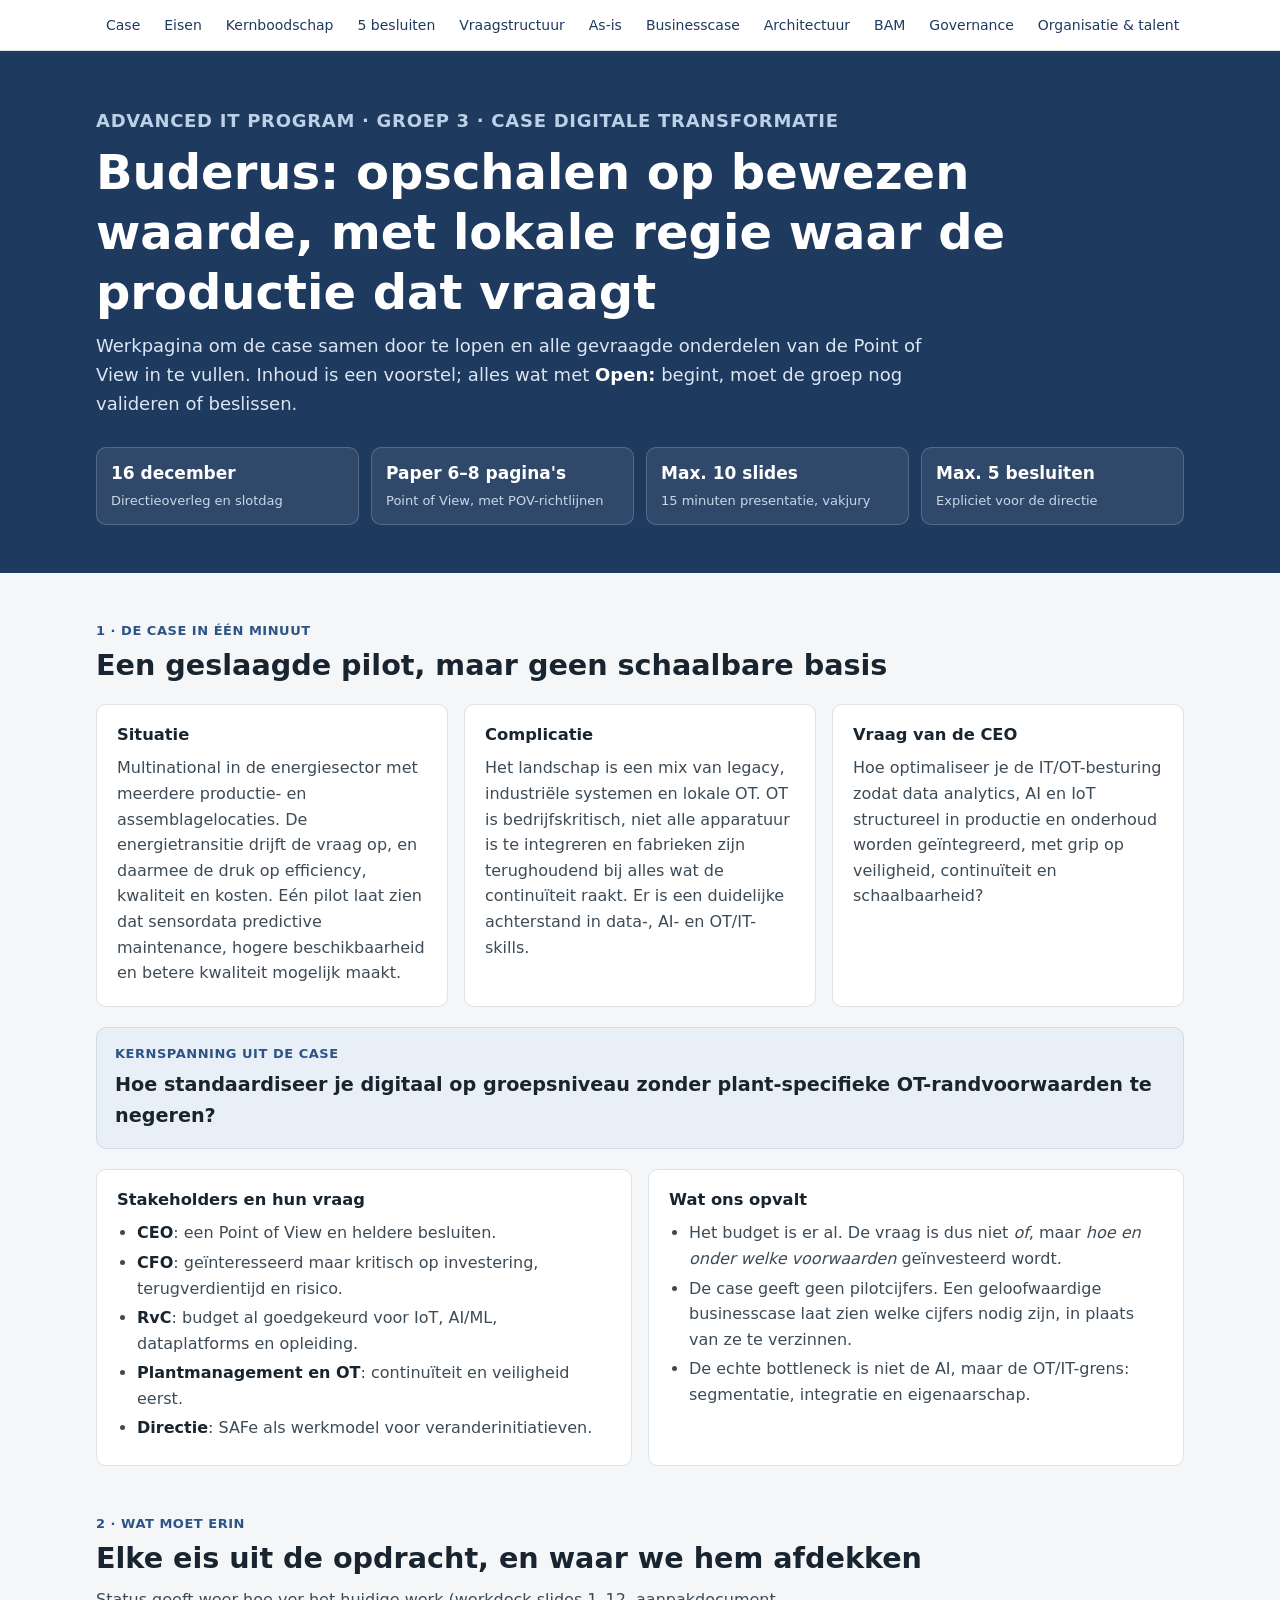
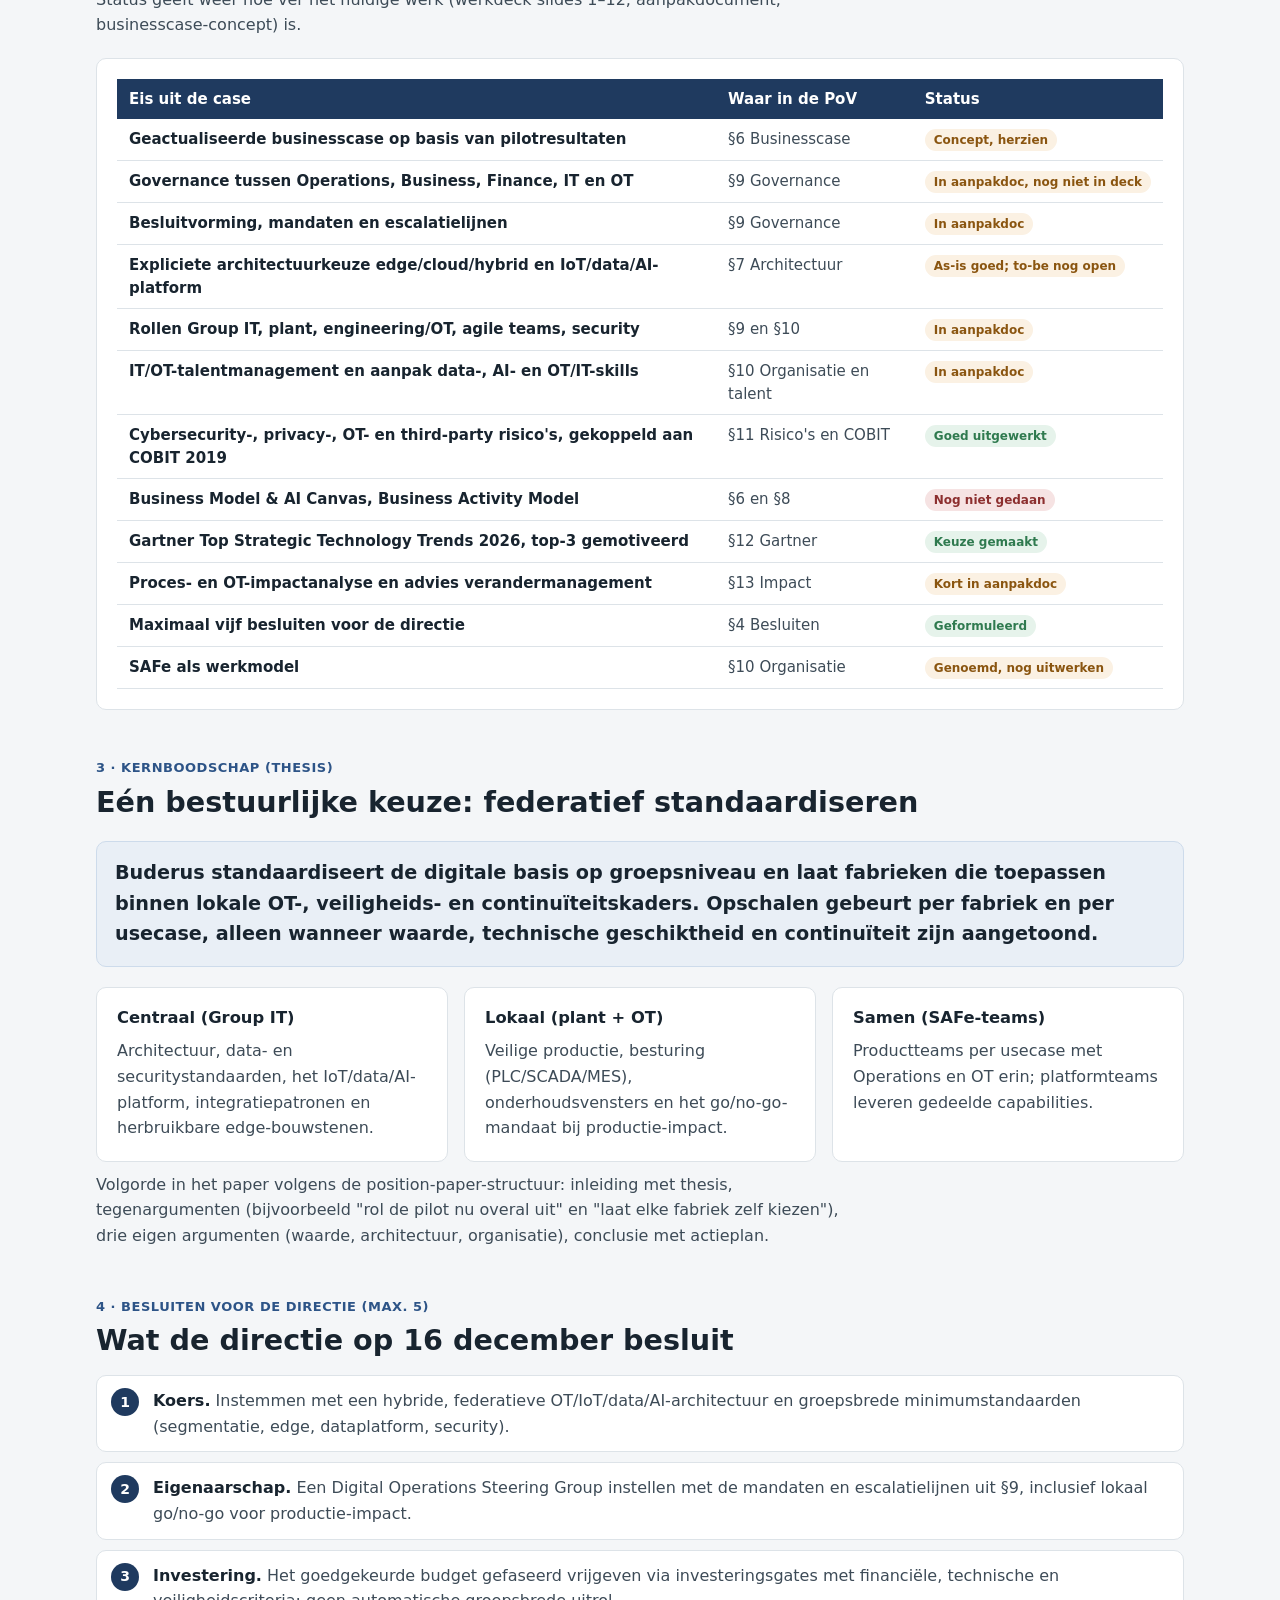
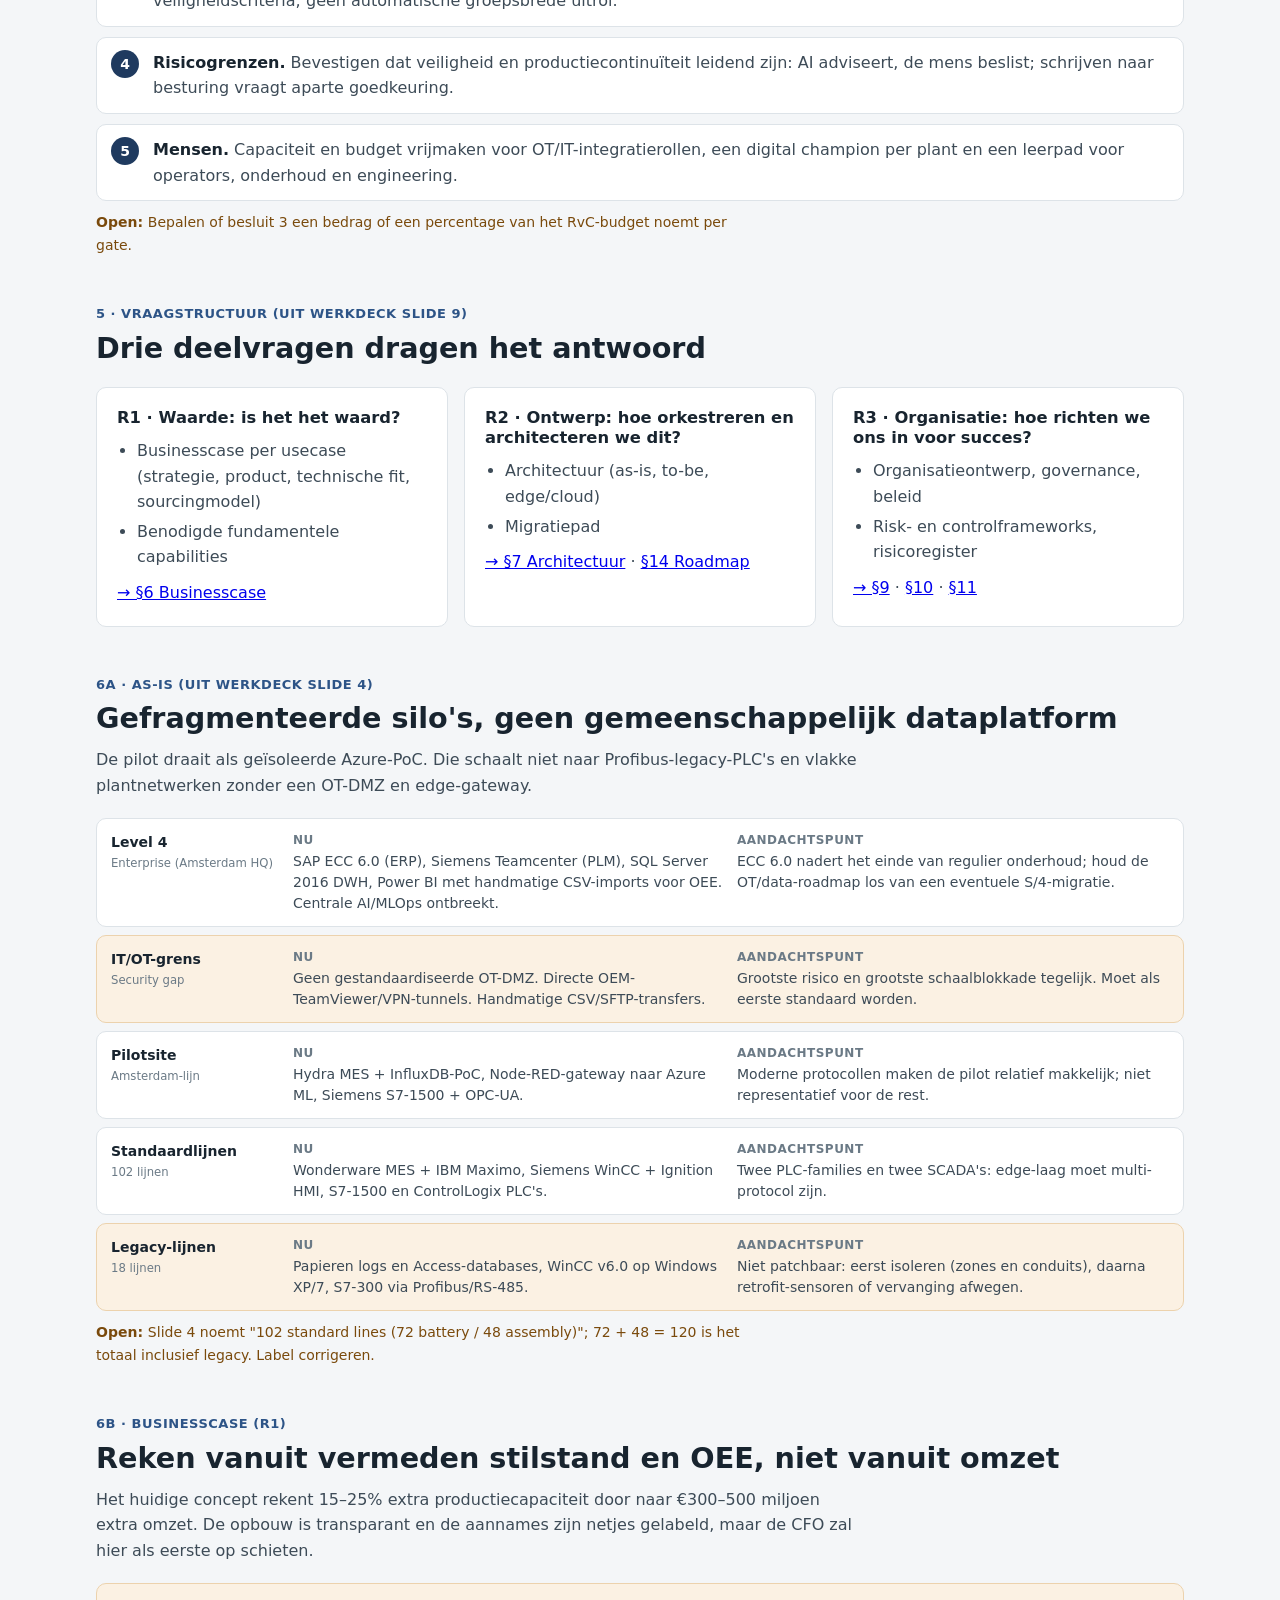
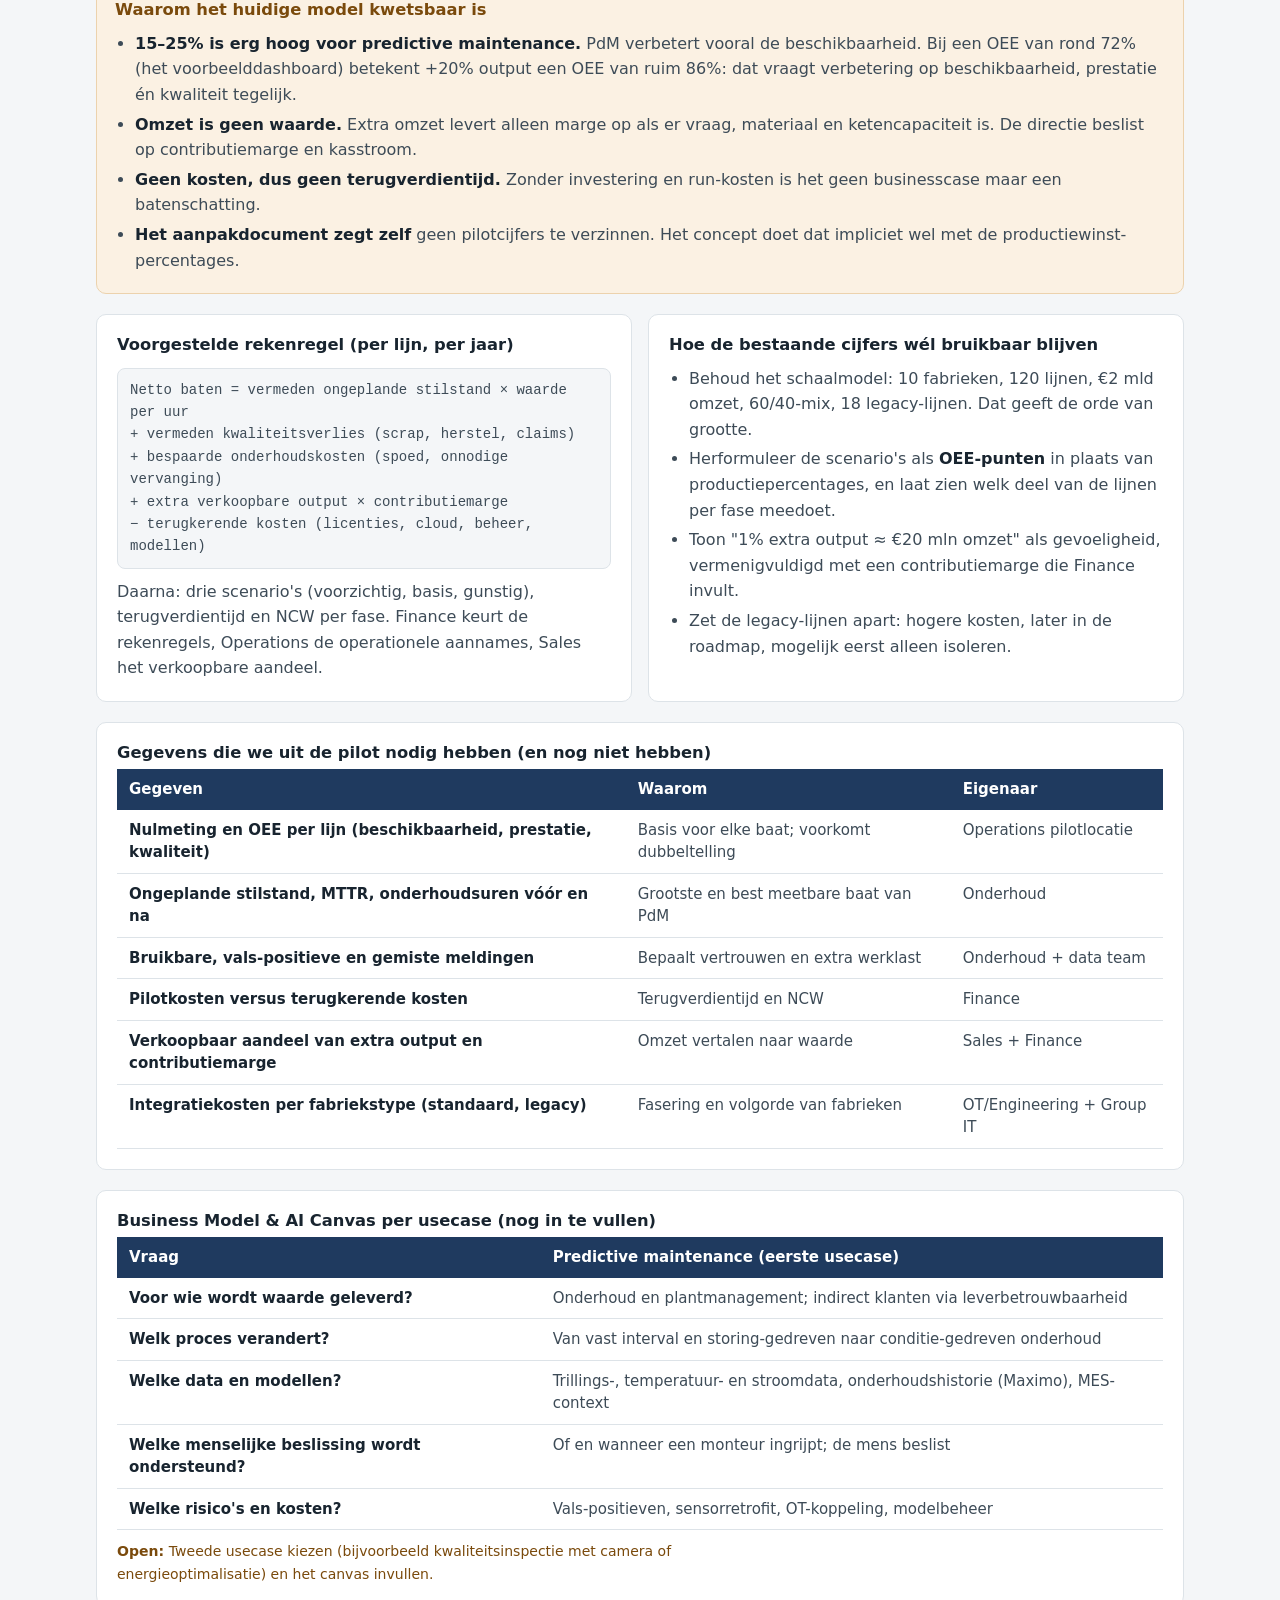
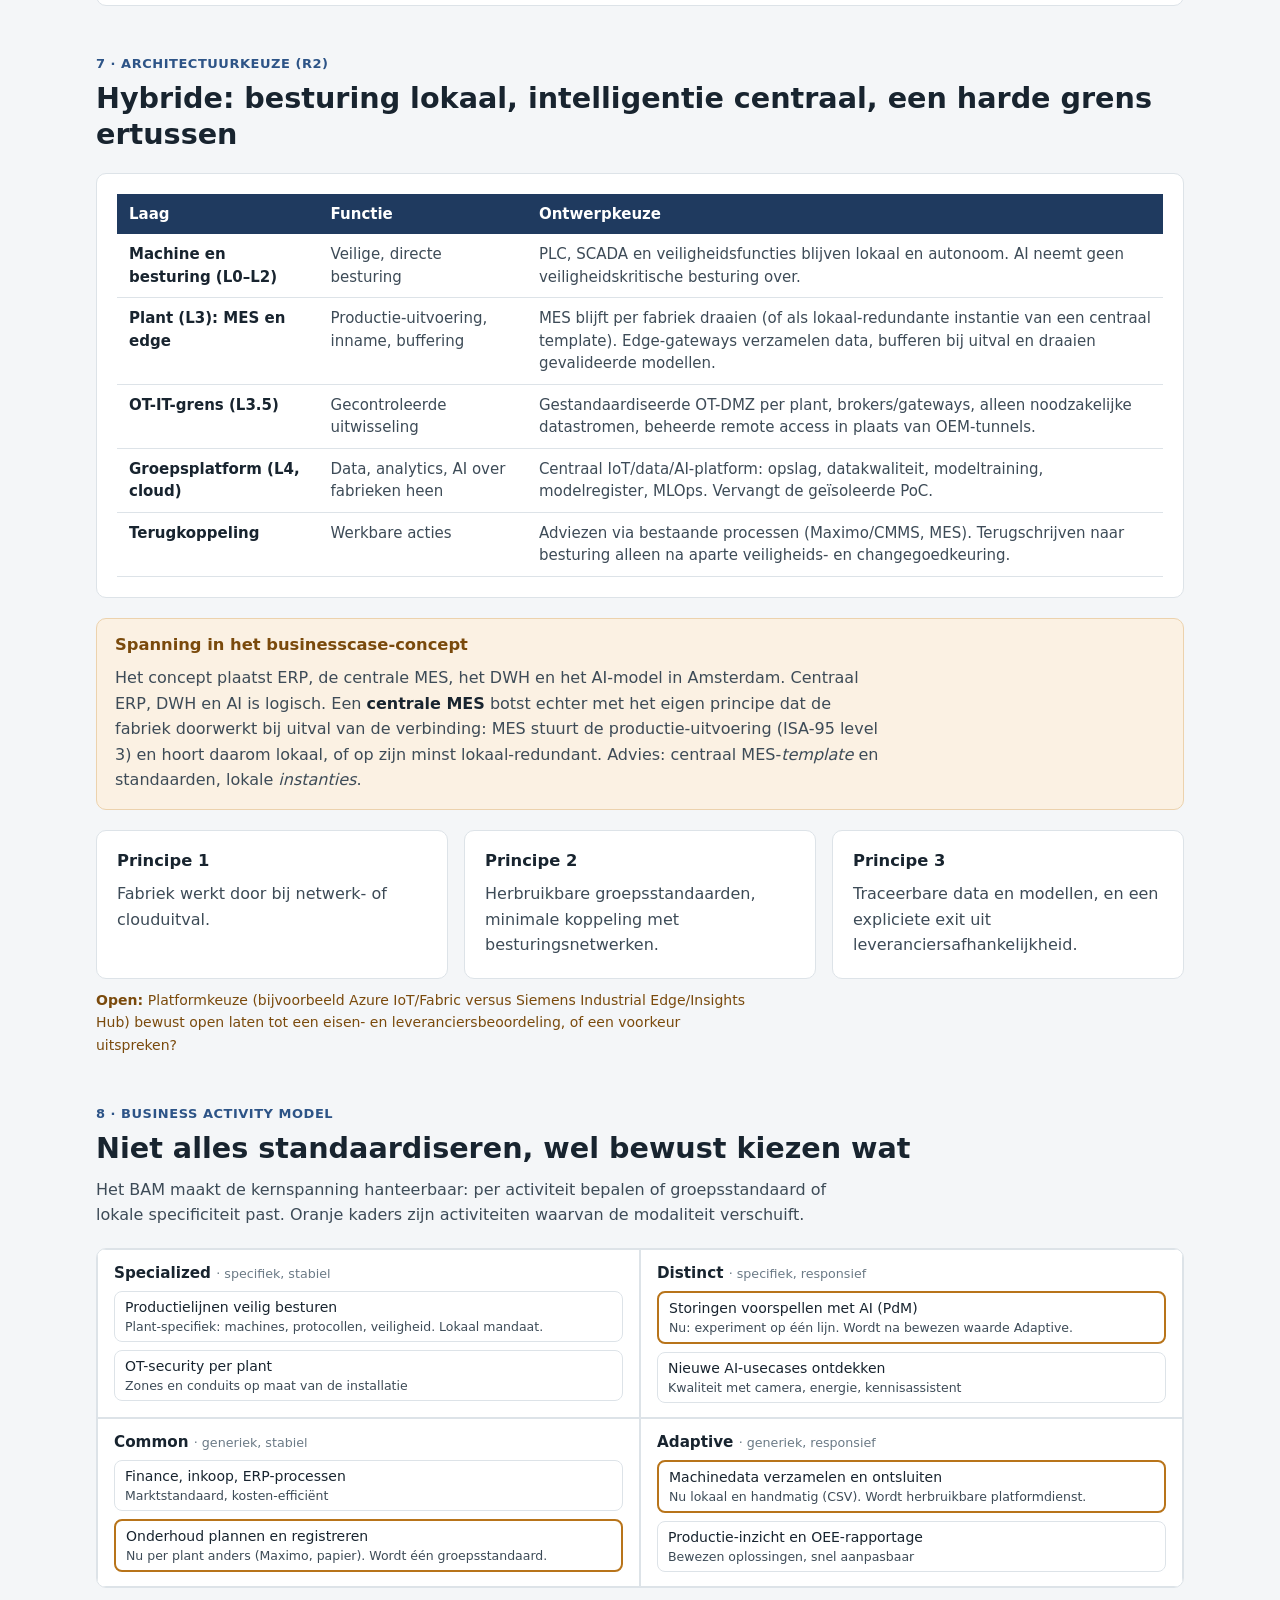
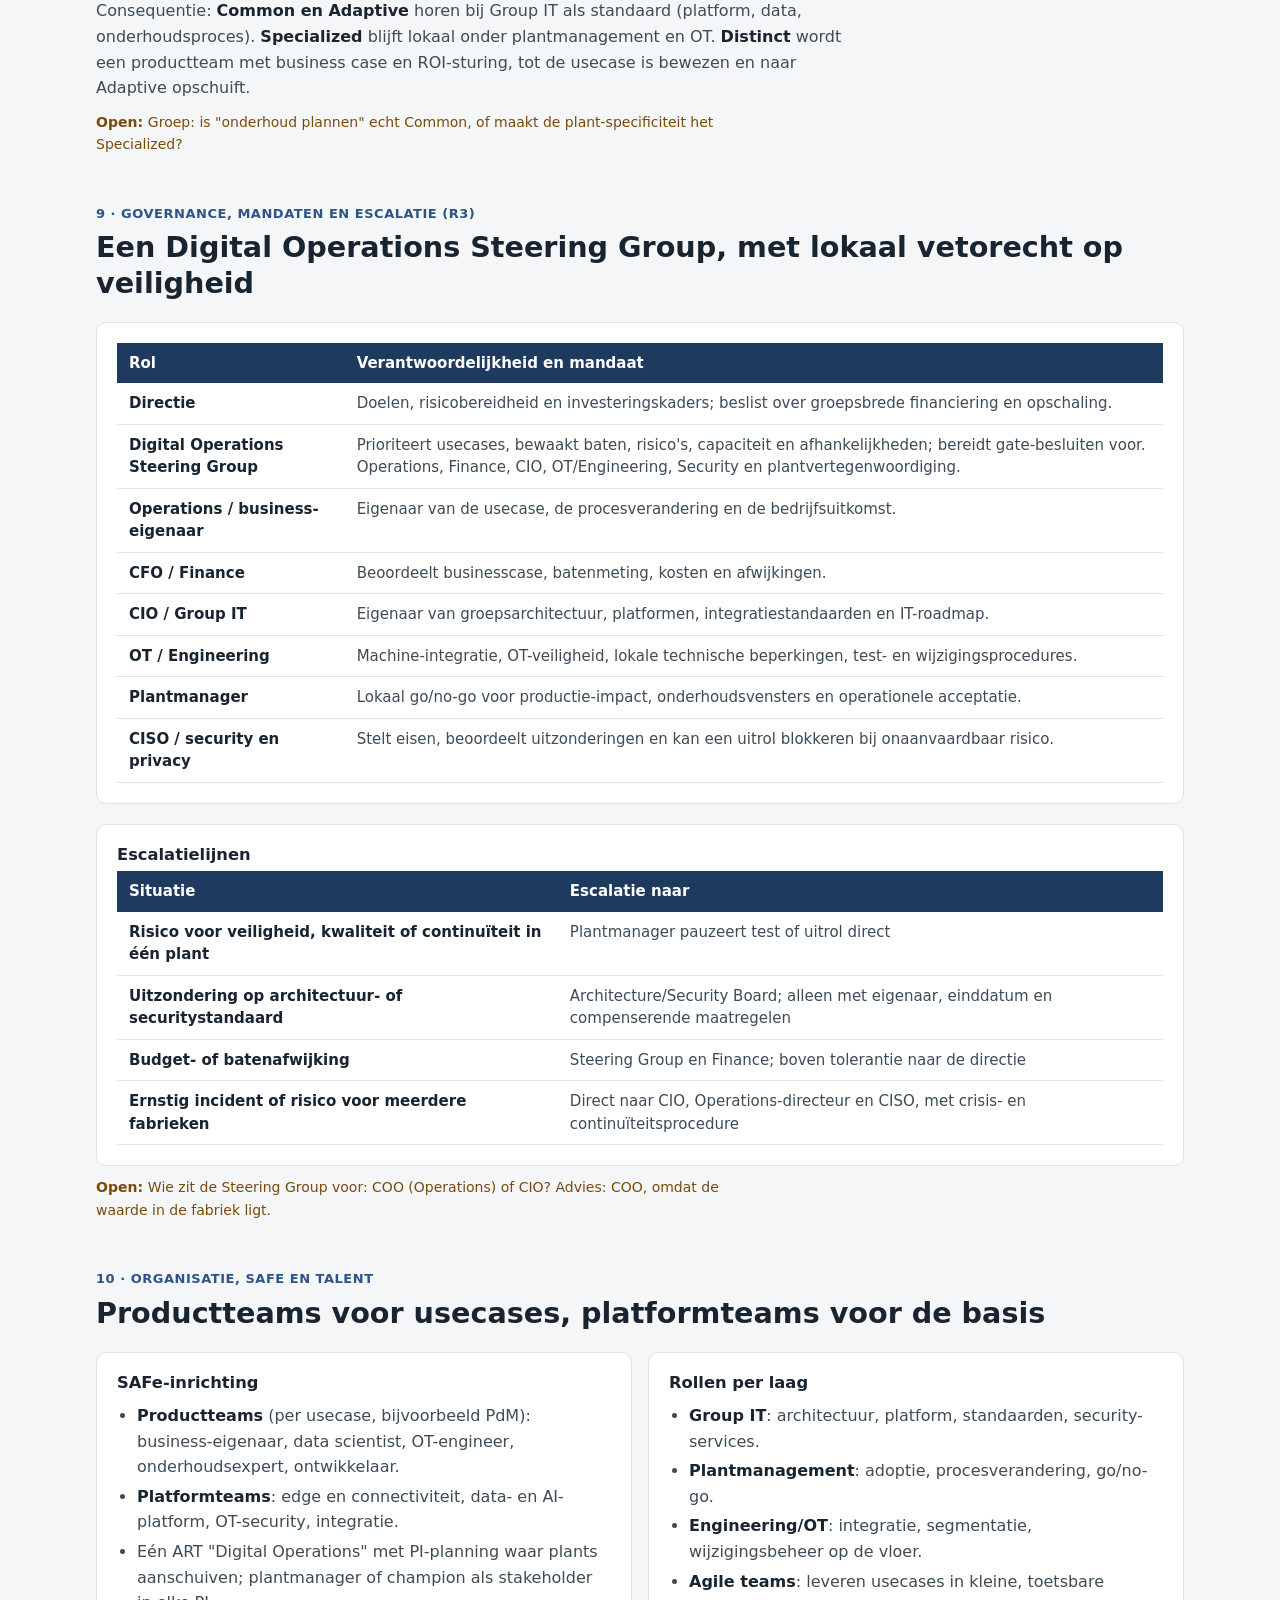
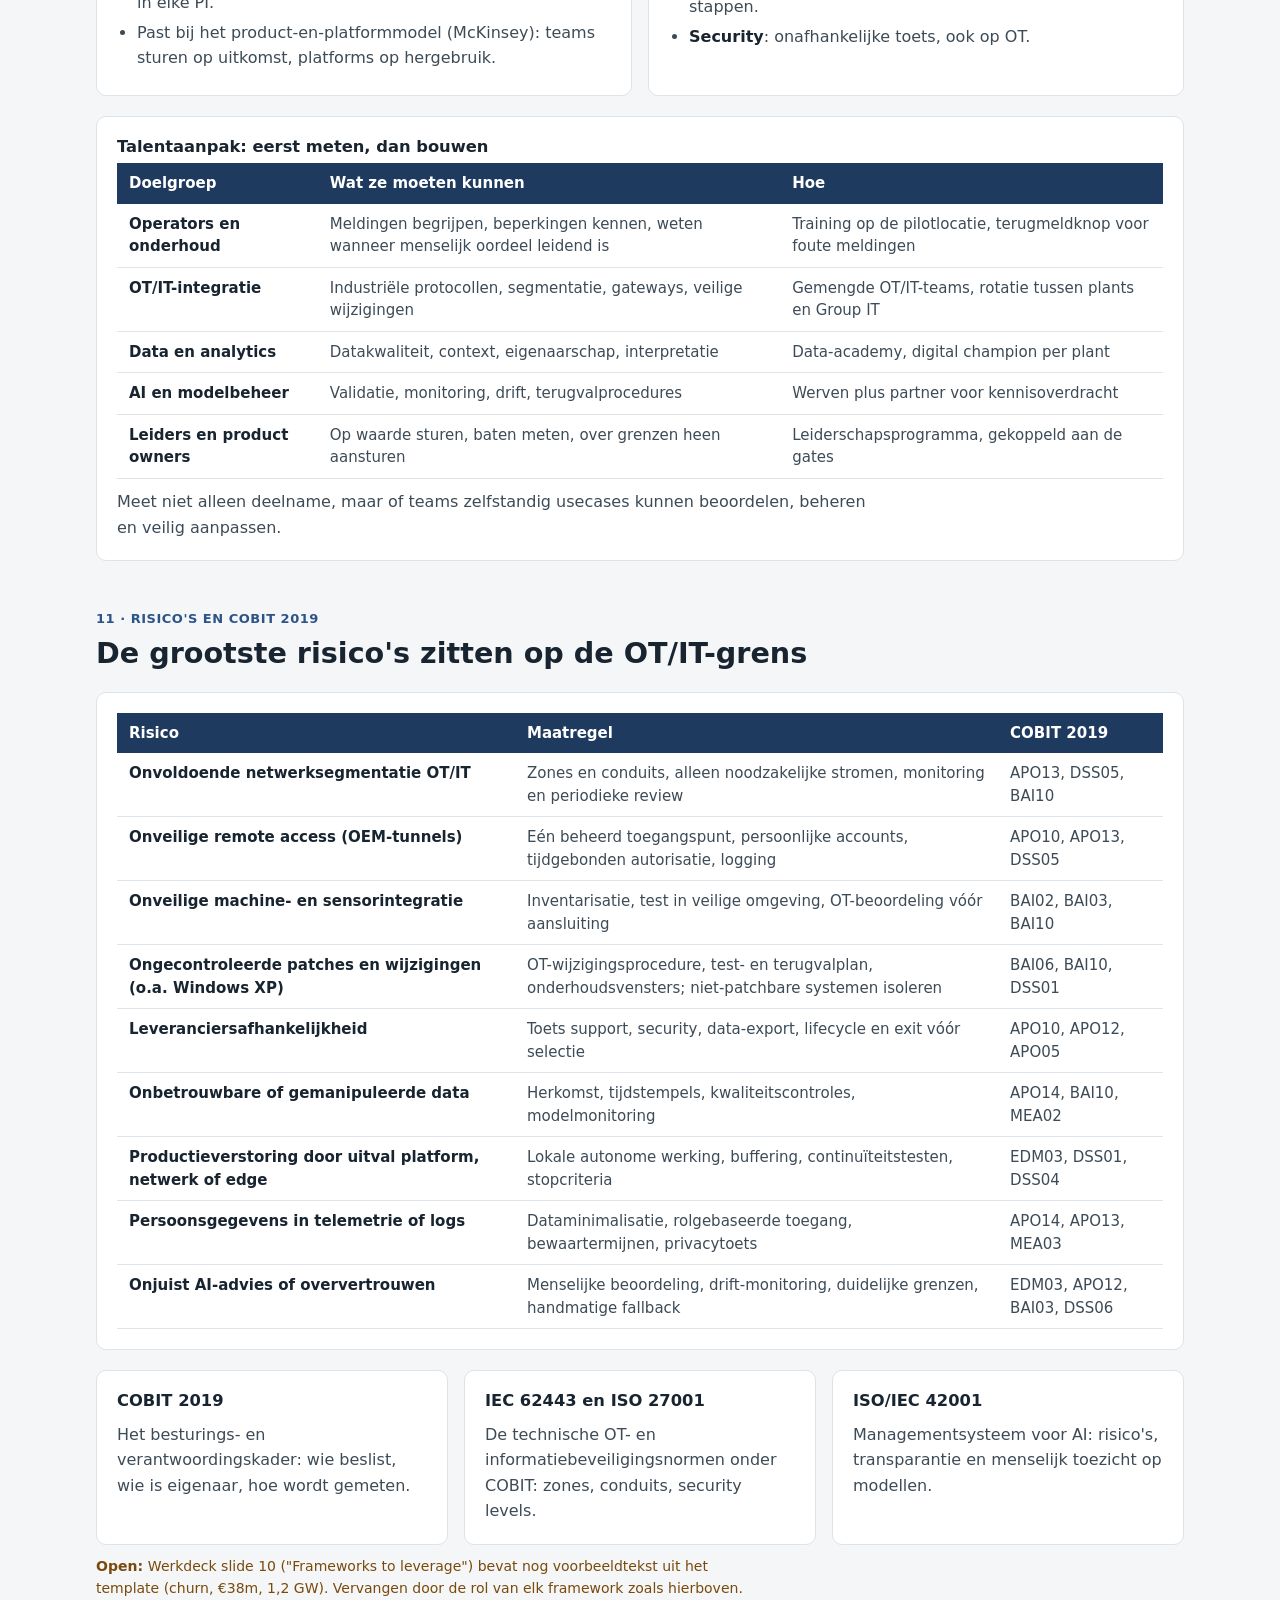
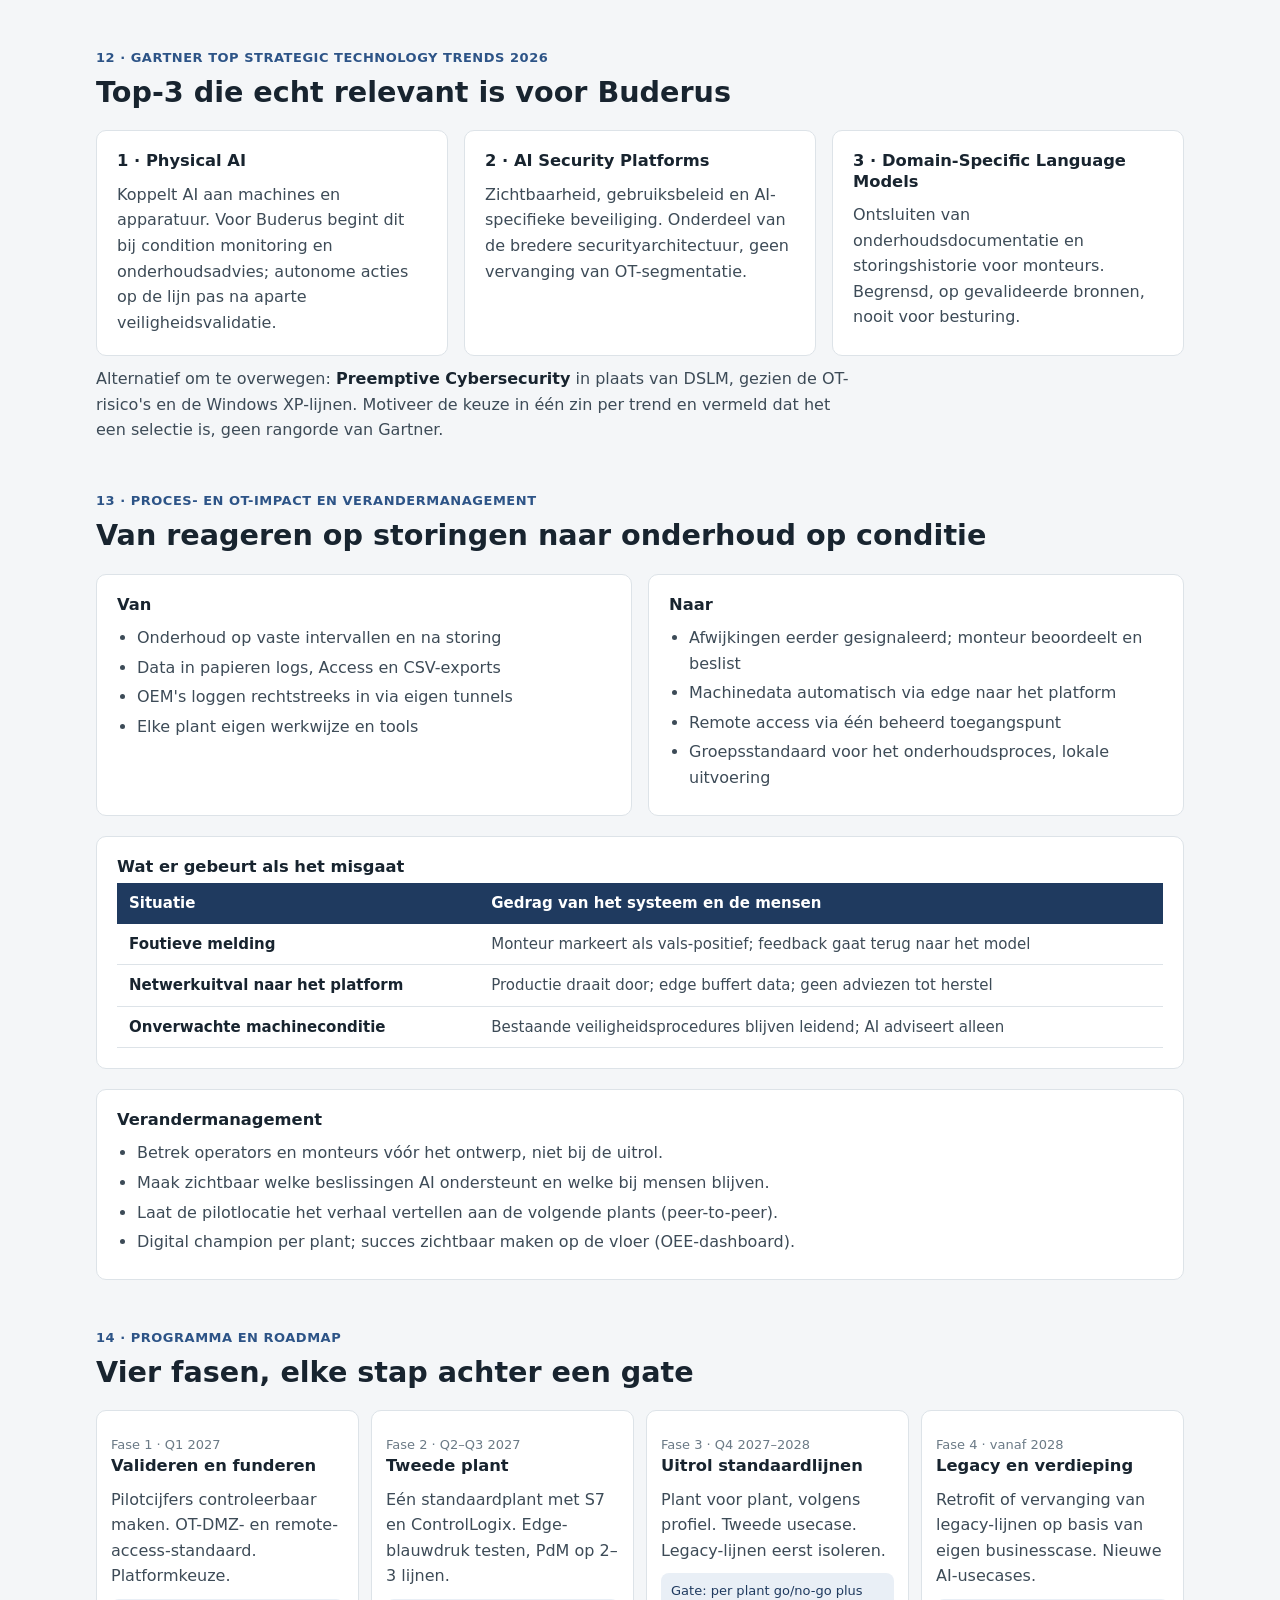
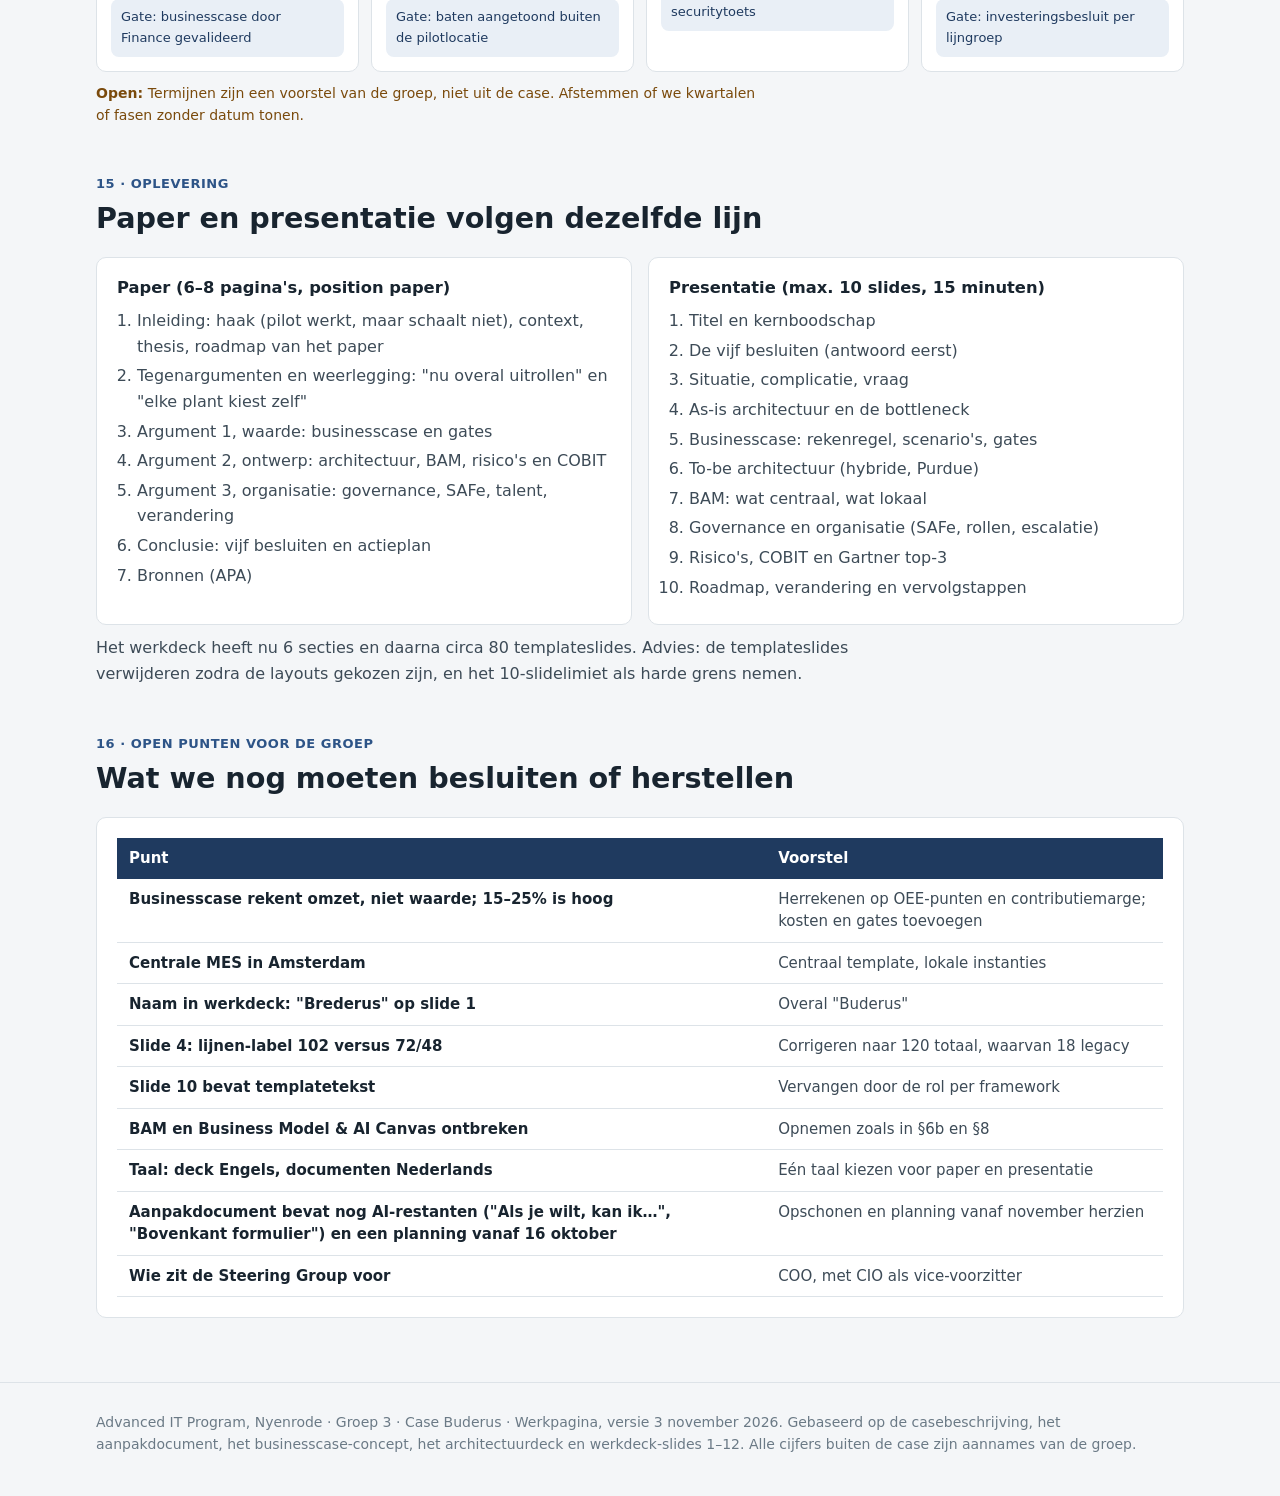
<file: tools/pov-workpage/index.html>
<!doctype html>
<html lang="nl">
<head>
<meta charset="utf-8">
<meta name="viewport" content="width=device-width, initial-scale=1">
<title>Buderus Point of View</title>
<!-- Colours and fonts live in design/tokens.css; tweak them there, not here -->
<link rel="stylesheet" href="../../design/tokens.css">
<style>
* { box-sizing: border-box; }
html, body { margin: 0; }
body { background: var(--canvas); color: var(--body); font: 400 16px/1.6 var(--font); }
.wrap { max-width: 1120px; margin: 0 auto; padding: 0 16px; }
h1, h2, h3 { color: var(--ink); margin: 0; line-height: 1.25; }
h1 { font-size: clamp(1.9rem, 1.3rem + 2.4vw, 3rem); font-weight: 650; }
h2 { font-size: clamp(1.35rem, 1.15rem + .8vw, 1.8rem); font-weight: 650; }
h3 { font-size: 1.02rem; font-weight: 650; margin-bottom: 6px; }
p { margin: 10px 0 0; max-width: 75ch; }
ul, ol { margin: 10px 0 0; padding-left: 20px; }
li { margin: 4px 0; }
strong { color: var(--ink); }
.eyebrow { font-size: 13px; font-weight: 650; letter-spacing: .04em; text-transform: uppercase; color: var(--navy-2); margin: 0 0 6px; }

/* Top navigation */
nav { position: sticky; top: 0; z-index: 5; background: rgba(255,255,255,.96); border-bottom: 1px solid var(--line); }
nav .wrap { display: flex; gap: 4px; overflow-x: auto; padding-top: 8px; padding-bottom: 8px; scrollbar-width: thin; }
nav a { flex: 0 0 auto; font-size: 14px; color: var(--navy); text-decoration: none; padding: 6px 10px; border-radius: 6px; }
nav a:hover { background: var(--tint); }

header.hero { background: var(--navy); color: #fff; padding: 56px 0 48px; }
header.hero h1, header.hero strong { color: #fff; }
header.hero .eyebrow { color: #bcd0e8; }
header.hero p { color: #dbe6f2; font-size: 18px; }
.facts { display: grid; grid-template-columns: repeat(4, 1fr); gap: 12px; margin-top: 28px; }
.fact { background: rgba(255,255,255,.08); border: 1px solid rgba(255,255,255,.18); border-radius: 10px; padding: 12px 14px; }
.fact b { display: block; color: #fff; font-size: 17px; }
.fact span { font-size: 13px; color: #c9d7e7; }
@media (max-width: 800px) { .facts { grid-template-columns: 1fr 1fr; } }

section { padding: 48px 0 0; scroll-margin-top: 56px; }
.card { background: var(--surface); border: 1px solid var(--line); border-radius: 10px; padding: 20px; margin-top: 20px; }
.grid2 { display: grid; grid-template-columns: 1fr 1fr; gap: 16px; margin-top: 20px; }
.grid3 { display: grid; grid-template-columns: repeat(3, 1fr); gap: 16px; margin-top: 20px; }
.grid2 .card, .grid3 .card { margin-top: 0; }
@media (max-width: 860px) { .grid2, .grid3 { grid-template-columns: 1fr; } }

.callout { border-radius: 10px; padding: 16px 18px; margin-top: 20px; }
.callout.flag { background: var(--flag-bg); border: 1px solid #ecd2ad; }
.callout.flag h3 { color: #7a4a0c; }
.callout.key { background: var(--tint); border: 1px solid #cddbeb; }
.callout.key p.big { font-size: 1.2rem; color: var(--ink); font-weight: 600; margin: 0; max-width: none; }

/* Tables become stacked cards on phones */
table { width: 100%; border-collapse: collapse; font-size: 15px; line-height: 1.5; }
th { text-align: left; font-weight: 650; color: #fff; background: var(--navy); padding: 9px 12px; }
td { padding: 9px 12px; border-bottom: 1px solid var(--line); vertical-align: top; }
td:first-child { color: var(--ink); font-weight: 600; }
@media (max-width: 760px) {
  table, thead, tbody, tr, td { display: block; }
  thead { display: none; }
  tr { border-bottom: 1px solid var(--line); padding: 8px 0; }
  td { border: 0; padding: 3px 0; }
  td[data-l]::before { content: attr(data-l); display: block; font-size: 12px; font-weight: 600; color: var(--muted); }
}
.pill { display: inline-block; font-size: 12px; font-weight: 650; line-height: 1; padding: 5px 9px; border-radius: 50px; white-space: nowrap; }
.p-ok { background: var(--ok-bg); color: var(--ok); }
.p-part { background: var(--flag-bg); color: #8a5510; }
.p-no { background: #f6e3e3; color: #8c2f2f; }
.p-mod { background: var(--tint); color: var(--navy); }

/* Decisions */
.decisions { counter-reset: d; list-style: none; padding: 0; margin-top: 16px; }
.decisions li { counter-increment: d; position: relative; padding: 12px 14px 12px 56px; background: var(--surface); border: 1px solid var(--line); border-radius: 10px; margin: 10px 0; }
.decisions li::before { content: counter(d); position: absolute; left: 14px; top: 12px; width: 28px; height: 28px; border-radius: 50%; background: var(--navy); color: #fff; font-weight: 650; display: flex; align-items: center; justify-content: center; font-size: 14px; }
.decisions li b { color: var(--ink); }

/* Purdue stack */
.stack { display: grid; gap: 8px; margin-top: 20px; }
.layer { display: grid; grid-template-columns: 170px 1fr 1fr; gap: 12px; background: var(--surface); border: 1px solid var(--line); border-radius: 10px; padding: 12px 14px; align-items: start; }
.layer .lvl { font-weight: 650; color: var(--ink); font-size: 14px; }
.layer .lvl small { display: block; font-weight: 400; color: var(--muted); }
.layer .now, .layer .to { font-size: 14px; line-height: 1.5; }
.layer .now b, .layer .to b { display: block; font-size: 12px; text-transform: uppercase; letter-spacing: .04em; color: var(--muted); margin-bottom: 2px; }
.layer.gap { background: var(--flag-bg); border-color: #ecd2ad; }
@media (max-width: 760px) { .layer { grid-template-columns: 1fr; } }

/* BAM */
.bam { display: grid; grid-template-columns: 1fr 1fr; gap: 0; margin-top: 20px; border: 1px solid var(--line); border-radius: 10px; overflow: hidden; background: var(--surface); }
.quad { padding: 14px 16px; border: 1px solid var(--line); min-height: 150px; }
.quad h3 { font-size: .95rem; }
.quad h3 small { font-weight: 400; color: var(--muted); }
.act { border: 1px solid var(--line); border-radius: 8px; padding: 6px 10px; margin-top: 8px; font-size: 14px; color: var(--ink); line-height: 1.4; }
.act small { display: block; color: var(--body); font-size: 12.5px; }
.act.shift { border: 2px solid var(--flag); }
@media (max-width: 640px) { .bam { grid-template-columns: 1fr; } }

/* Roadmap */
.road { display: grid; grid-template-columns: repeat(4, 1fr); gap: 12px; margin-top: 20px; }
.phase { background: var(--surface); border: 1px solid var(--line); border-radius: 10px; padding: 14px; position: relative; }
.phase .when { font-size: 13px; color: var(--muted); }
.gate { margin-top: 10px; font-size: 13px; background: var(--tint); border-radius: 8px; padding: 8px 10px; color: var(--navy); }
@media (max-width: 860px) { .road { grid-template-columns: 1fr 1fr; } }
@media (max-width: 520px) { .road { grid-template-columns: 1fr; } }

.formula { font-family: Consolas, "Courier New", monospace; font-size: 14px; background: var(--canvas); border: 1px solid var(--line); border-radius: 8px; padding: 10px 12px; margin-top: 12px; overflow-wrap: anywhere; }
.todo { font-size: 14px; color: #7a4a0c; }
.todo::before { content: "Open: "; font-weight: 650; }
footer { margin-top: 64px; padding: 28px 0 40px; border-top: 1px solid var(--line); font-size: 14px; color: var(--muted); }
</style>
</head>
<body>

<nav aria-label="Inhoud"><div class="wrap">
  <a href="#case">Case</a><a href="#eisen">Eisen</a><a href="#kern">Kernboodschap</a><a href="#besluiten">5 besluiten</a>
  <a href="#vraag">Vraagstructuur</a><a href="#asis">As-is</a><a href="#bc">Businesscase</a><a href="#arch">Architectuur</a>
  <a href="#bam">BAM</a><a href="#gov">Governance</a><a href="#org">Organisatie &amp; talent</a><a href="#risk">Risico's &amp; COBIT</a>
  <a href="#gartner">Gartner</a><a href="#impact">Proces- &amp; OT-impact</a><a href="#roadmap">Roadmap</a><a href="#oplevering">Oplevering</a><a href="#open">Open punten</a>
</div></nav>

<header class="hero">
  <div class="wrap">
    <p class="eyebrow">Advanced IT Program · Groep 3 · Case Digitale Transformatie</p>
    <h1>Buderus: opschalen op bewezen waarde, met lokale regie waar de productie dat vraagt</h1>
    <p>Werkpagina om de case samen door te lopen en alle gevraagde onderdelen van de Point of View in te vullen. Inhoud is een voorstel; alles wat met <strong>Open:</strong> begint, moet de groep nog valideren of beslissen.</p>
    <div class="facts">
      <div class="fact"><b>16 december</b><span>Directieoverleg en slotdag</span></div>
      <div class="fact"><b>Paper 6–8 pagina's</b><span>Point of View, met POV-richtlijnen</span></div>
      <div class="fact"><b>Max. 10 slides</b><span>15 minuten presentatie, vakjury</span></div>
      <div class="fact"><b>Max. 5 besluiten</b><span>Expliciet voor de directie</span></div>
    </div>
  </div>
</header>

<main class="wrap">

<!-- 1. CASE -->
<section id="case">
  <p class="eyebrow">1 · De case in één minuut</p>
  <h2>Een geslaagde pilot, maar geen schaalbare basis</h2>
  <div class="grid3">
    <div class="card"><h3>Situatie</h3><p>Multinational in de energiesector met meerdere productie- en assemblagelocaties. De energietransitie drijft de vraag op, en daarmee de druk op efficiency, kwaliteit en kosten. Eén pilot laat zien dat sensordata predictive maintenance, hogere beschikbaarheid en betere kwaliteit mogelijk maakt.</p></div>
    <div class="card"><h3>Complicatie</h3><p>Het landschap is een mix van legacy, industriële systemen en lokale OT. OT is bedrijfskritisch, niet alle apparatuur is te integreren en fabrieken zijn terughoudend bij alles wat de continuïteit raakt. Er is een duidelijke achterstand in data-, AI- en OT/IT-skills.</p></div>
    <div class="card"><h3>Vraag van de CEO</h3><p>Hoe optimaliseer je de IT/OT-besturing zodat data analytics, AI en IoT structureel in productie en onderhoud worden geïntegreerd, met grip op veiligheid, continuïteit en schaalbaarheid?</p></div>
  </div>
  <div class="callout key">
    <p class="eyebrow">Kernspanning uit de case</p>
    <p class="big">Hoe standaardiseer je digitaal op groepsniveau zonder plant-specifieke OT-randvoorwaarden te negeren?</p>
  </div>
  <div class="grid2">
    <div class="card"><h3>Stakeholders en hun vraag</h3>
      <ul>
        <li><strong>CEO</strong>: een Point of View en heldere besluiten.</li>
        <li><strong>CFO</strong>: geïnteresseerd maar kritisch op investering, terugverdientijd en risico.</li>
        <li><strong>RvC</strong>: budget al goedgekeurd voor IoT, AI/ML, dataplatforms en opleiding.</li>
        <li><strong>Plantmanagement en OT</strong>: continuïteit en veiligheid eerst.</li>
        <li><strong>Directie</strong>: SAFe als werkmodel voor veranderinitiatieven.</li>
      </ul></div>
    <div class="card"><h3>Wat ons opvalt</h3>
      <ul>
        <li>Het budget is er al. De vraag is dus niet <em>of</em>, maar <em>hoe en onder welke voorwaarden</em> geïnvesteerd wordt.</li>
        <li>De case geeft geen pilotcijfers. Een geloofwaardige businesscase laat zien welke cijfers nodig zijn, in plaats van ze te verzinnen.</li>
        <li>De echte bottleneck is niet de AI, maar de OT/IT-grens: segmentatie, integratie en eigenaarschap.</li>
      </ul></div>
  </div>
</section>

<!-- 2. EISEN -->
<section id="eisen">
  <p class="eyebrow">2 · Wat moet erin</p>
  <h2>Elke eis uit de opdracht, en waar we hem afdekken</h2>
  <p>Status geeft weer hoe ver het huidige werk (werkdeck slides 1–12, aanpakdocument, businesscase-concept) is.</p>
  <div class="card">
    <table>
      <thead><tr><th>Eis uit de case</th><th>Waar in de PoV</th><th>Status</th></tr></thead>
      <tbody>
        <tr><td data-l="Eis">Geactualiseerde businesscase op basis van pilotresultaten</td><td data-l="Waar">§6 Businesscase</td><td data-l="Status"><span class="pill p-part">Concept, herzien</span></td></tr>
        <tr><td data-l="Eis">Governance tussen Operations, Business, Finance, IT en OT</td><td data-l="Waar">§9 Governance</td><td data-l="Status"><span class="pill p-part">In aanpakdoc, nog niet in deck</span></td></tr>
        <tr><td data-l="Eis">Besluitvorming, mandaten en escalatielijnen</td><td data-l="Waar">§9 Governance</td><td data-l="Status"><span class="pill p-part">In aanpakdoc</span></td></tr>
        <tr><td data-l="Eis">Expliciete architectuurkeuze edge/cloud/hybrid en IoT/data/AI-platform</td><td data-l="Waar">§7 Architectuur</td><td data-l="Status"><span class="pill p-part">As-is goed; to-be nog open</span></td></tr>
        <tr><td data-l="Eis">Rollen Group IT, plant, engineering/OT, agile teams, security</td><td data-l="Waar">§9 en §10</td><td data-l="Status"><span class="pill p-part">In aanpakdoc</span></td></tr>
        <tr><td data-l="Eis">IT/OT-talentmanagement en aanpak data-, AI- en OT/IT-skills</td><td data-l="Waar">§10 Organisatie en talent</td><td data-l="Status"><span class="pill p-part">In aanpakdoc</span></td></tr>
        <tr><td data-l="Eis">Cybersecurity-, privacy-, OT- en third-party risico's, gekoppeld aan COBIT 2019</td><td data-l="Waar">§11 Risico's en COBIT</td><td data-l="Status"><span class="pill p-ok">Goed uitgewerkt</span></td></tr>
        <tr><td data-l="Eis">Business Model &amp; AI Canvas, Business Activity Model</td><td data-l="Waar">§6 en §8</td><td data-l="Status"><span class="pill p-no">Nog niet gedaan</span></td></tr>
        <tr><td data-l="Eis">Gartner Top Strategic Technology Trends 2026, top-3 gemotiveerd</td><td data-l="Waar">§12 Gartner</td><td data-l="Status"><span class="pill p-ok">Keuze gemaakt</span></td></tr>
        <tr><td data-l="Eis">Proces- en OT-impactanalyse en advies verandermanagement</td><td data-l="Waar">§13 Impact</td><td data-l="Status"><span class="pill p-part">Kort in aanpakdoc</span></td></tr>
        <tr><td data-l="Eis">Maximaal vijf besluiten voor de directie</td><td data-l="Waar">§4 Besluiten</td><td data-l="Status"><span class="pill p-ok">Geformuleerd</span></td></tr>
        <tr><td data-l="Eis">SAFe als werkmodel</td><td data-l="Waar">§10 Organisatie</td><td data-l="Status"><span class="pill p-part">Genoemd, nog uitwerken</span></td></tr>
      </tbody>
    </table>
  </div>
</section>

<!-- 3. KERN -->
<section id="kern">
  <p class="eyebrow">3 · Kernboodschap (thesis)</p>
  <h2>Eén bestuurlijke keuze: federatief standaardiseren</h2>
  <div class="callout key">
    <p class="big">Buderus standaardiseert de digitale basis op groepsniveau en laat fabrieken die toepassen binnen lokale OT-, veiligheids- en continuïteitskaders. Opschalen gebeurt per fabriek en per usecase, alleen wanneer waarde, technische geschiktheid en continuïteit zijn aangetoond.</p>
  </div>
  <div class="grid3">
    <div class="card"><h3>Centraal (Group IT)</h3><p>Architectuur, data- en securitystandaarden, het IoT/data/AI-platform, integratiepatronen en herbruikbare edge-bouwstenen.</p></div>
    <div class="card"><h3>Lokaal (plant + OT)</h3><p>Veilige productie, besturing (PLC/SCADA/MES), onderhoudsvensters en het go/no-go-mandaat bij productie-impact.</p></div>
    <div class="card"><h3>Samen (SAFe-teams)</h3><p>Productteams per usecase met Operations en OT erin; platformteams leveren gedeelde capabilities.</p></div>
  </div>
  <p>Volgorde in het paper volgens de position-paper-structuur: inleiding met thesis, tegenargumenten (bijvoorbeeld "rol de pilot nu overal uit" en "laat elke fabriek zelf kiezen"), drie eigen argumenten (waarde, architectuur, organisatie), conclusie met actieplan.</p>
</section>

<!-- 4. BESLUITEN -->
<section id="besluiten">
  <p class="eyebrow">4 · Besluiten voor de directie (max. 5)</p>
  <h2>Wat de directie op 16 december besluit</h2>
  <ol class="decisions">
    <li><b>Koers.</b> Instemmen met een hybride, federatieve OT/IoT/data/AI-architectuur en groepsbrede minimumstandaarden (segmentatie, edge, dataplatform, security).</li>
    <li><b>Eigenaarschap.</b> Een Digital Operations Steering Group instellen met de mandaten en escalatielijnen uit §9, inclusief lokaal go/no-go voor productie-impact.</li>
    <li><b>Investering.</b> Het goedgekeurde budget gefaseerd vrijgeven via investeringsgates met financiële, technische en veiligheidscriteria; geen automatische groepsbrede uitrol.</li>
    <li><b>Risicogrenzen.</b> Bevestigen dat veiligheid en productiecontinuïteit leidend zijn: AI adviseert, de mens beslist; schrijven naar besturing vraagt aparte goedkeuring.</li>
    <li><b>Mensen.</b> Capaciteit en budget vrijmaken voor OT/IT-integratierollen, een digital champion per plant en een leerpad voor operators, onderhoud en engineering.</li>
  </ol>
  <p class="todo">Bepalen of besluit 3 een bedrag of een percentage van het RvC-budget noemt per gate.</p>
</section>

<!-- 5. VRAAGSTRUCTUUR -->
<section id="vraag">
  <p class="eyebrow">5 · Vraagstructuur (uit werkdeck slide 9)</p>
  <h2>Drie deelvragen dragen het antwoord</h2>
  <div class="grid3">
    <div class="card"><h3>R1 · Waarde: is het het waard?</h3><ul><li>Businesscase per usecase (strategie, product, technische fit, sourcingmodel)</li><li>Benodigde fundamentele capabilities</li></ul><p><a href="#bc">→ §6 Businesscase</a></p></div>
    <div class="card"><h3>R2 · Ontwerp: hoe orkestreren en architecteren we dit?</h3><ul><li>Architectuur (as-is, to-be, edge/cloud)</li><li>Migratiepad</li></ul><p><a href="#arch">→ §7 Architectuur</a> · <a href="#roadmap">§14 Roadmap</a></p></div>
    <div class="card"><h3>R3 · Organisatie: hoe richten we ons in voor succes?</h3><ul><li>Organisatieontwerp, governance, beleid</li><li>Risk- en controlframeworks, risicoregister</li></ul><p><a href="#gov">→ §9</a> · <a href="#org">§10</a> · <a href="#risk">§11</a></p></div>
  </div>
</section>

<!-- 6. AS-IS -->
<section id="asis">
  <p class="eyebrow">6a · As-is (uit werkdeck slide 4)</p>
  <h2>Gefragmenteerde silo's, geen gemeenschappelijk dataplatform</h2>
  <p>De pilot draait als geïsoleerde Azure-PoC. Die schaalt niet naar Profibus-legacy-PLC's en vlakke plantnetwerken zonder een OT-DMZ en edge-gateway.</p>
  <div class="stack">
    <div class="layer"><div class="lvl">Level 4<small>Enterprise (Amsterdam HQ)</small></div><div class="now"><b>Nu</b>SAP ECC 6.0 (ERP), Siemens Teamcenter (PLM), SQL Server 2016 DWH, Power BI met handmatige CSV-imports voor OEE. Centrale AI/MLOps ontbreekt.</div><div class="to"><b>Aandachtspunt</b>ECC 6.0 nadert het einde van regulier onderhoud; houd de OT/data-roadmap los van een eventuele S/4-migratie.</div></div>
    <div class="layer gap"><div class="lvl">IT/OT-grens<small>Security gap</small></div><div class="now"><b>Nu</b>Geen gestandaardiseerde OT-DMZ. Directe OEM-TeamViewer/VPN-tunnels. Handmatige CSV/SFTP-transfers.</div><div class="to"><b>Aandachtspunt</b>Grootste risico en grootste schaalblokkade tegelijk. Moet als eerste standaard worden.</div></div>
    <div class="layer"><div class="lvl">Pilotsite<small>Amsterdam-lijn</small></div><div class="now"><b>Nu</b>Hydra MES + InfluxDB-PoC, Node-RED-gateway naar Azure ML, Siemens S7-1500 + OPC-UA.</div><div class="to"><b>Aandachtspunt</b>Moderne protocollen maken de pilot relatief makkelijk; niet representatief voor de rest.</div></div>
    <div class="layer"><div class="lvl">Standaardlijnen<small>102 lijnen</small></div><div class="now"><b>Nu</b>Wonderware MES + IBM Maximo, Siemens WinCC + Ignition HMI, S7-1500 en ControlLogix PLC's.</div><div class="to"><b>Aandachtspunt</b>Twee PLC-families en twee SCADA's: edge-laag moet multi-protocol zijn.</div></div>
    <div class="layer gap"><div class="lvl">Legacy-lijnen<small>18 lijnen</small></div><div class="now"><b>Nu</b>Papieren logs en Access-databases, WinCC v6.0 op Windows XP/7, S7-300 via Profibus/RS-485.</div><div class="to"><b>Aandachtspunt</b>Niet patchbaar: eerst isoleren (zones en conduits), daarna retrofit-sensoren of vervanging afwegen.</div></div>
  </div>
  <p class="todo">Slide 4 noemt "102 standard lines (72 battery / 48 assembly)"; 72 + 48 = 120 is het totaal inclusief legacy. Label corrigeren.</p>
</section>

<!-- 6. BUSINESSCASE -->
<section id="bc">
  <p class="eyebrow">6b · Businesscase (R1)</p>
  <h2>Reken vanuit vermeden stilstand en OEE, niet vanuit omzet</h2>
  <p>Het huidige concept rekent 15–25% extra productiecapaciteit door naar €300–500 miljoen extra omzet. De opbouw is transparant en de aannames zijn netjes gelabeld, maar de CFO zal hier als eerste op schieten.</p>
  <div class="callout flag">
    <h3>Waarom het huidige model kwetsbaar is</h3>
    <ul>
      <li><strong>15–25% is erg hoog voor predictive maintenance.</strong> PdM verbetert vooral de beschikbaarheid. Bij een OEE van rond 72% (het voorbeelddashboard) betekent +20% output een OEE van ruim 86%: dat vraagt verbetering op beschikbaarheid, prestatie én kwaliteit tegelijk.</li>
      <li><strong>Omzet is geen waarde.</strong> Extra omzet levert alleen marge op als er vraag, materiaal en ketencapaciteit is. De directie beslist op contributiemarge en kasstroom.</li>
      <li><strong>Geen kosten, dus geen terugverdientijd.</strong> Zonder investering en run-kosten is het geen businesscase maar een batenschatting.</li>
      <li><strong>Het aanpakdocument zegt zelf</strong> geen pilotcijfers te verzinnen. Het concept doet dat impliciet wel met de productiewinst-percentages.</li>
    </ul>
  </div>
  <div class="grid2">
    <div class="card"><h3>Voorgestelde rekenregel (per lijn, per jaar)</h3>
      <div class="formula">Netto baten = vermeden ongeplande stilstand × waarde per uur<br>+ vermeden kwaliteitsverlies (scrap, herstel, claims)<br>+ bespaarde onderhoudskosten (spoed, onnodige vervanging)<br>+ extra verkoopbare output × contributiemarge<br>− terugkerende kosten (licenties, cloud, beheer, modellen)</div>
      <p>Daarna: drie scenario's (voorzichtig, basis, gunstig), terugverdientijd en NCW per fase. Finance keurt de rekenregels, Operations de operationele aannames, Sales het verkoopbare aandeel.</p></div>
    <div class="card"><h3>Hoe de bestaande cijfers wél bruikbaar blijven</h3>
      <ul>
        <li>Behoud het schaalmodel: 10 fabrieken, 120 lijnen, €2 mld omzet, 60/40-mix, 18 legacy-lijnen. Dat geeft de orde van grootte.</li>
        <li>Herformuleer de scenario's als <strong>OEE-punten</strong> in plaats van productiepercentages, en laat zien welk deel van de lijnen per fase meedoet.</li>
        <li>Toon "1% extra output ≈ €20 mln omzet" als gevoeligheid, vermenigvuldigd met een contributiemarge die Finance invult.</li>
        <li>Zet de legacy-lijnen apart: hogere kosten, later in de roadmap, mogelijk eerst alleen isoleren.</li>
      </ul></div>
  </div>
  <div class="card">
    <h3>Gegevens die we uit de pilot nodig hebben (en nog niet hebben)</h3>
    <table>
      <thead><tr><th>Gegeven</th><th>Waarom</th><th>Eigenaar</th></tr></thead>
      <tbody>
        <tr><td data-l="Gegeven">Nulmeting en OEE per lijn (beschikbaarheid, prestatie, kwaliteit)</td><td data-l="Waarom">Basis voor elke baat; voorkomt dubbeltelling</td><td data-l="Eigenaar">Operations pilotlocatie</td></tr>
        <tr><td data-l="Gegeven">Ongeplande stilstand, MTTR, onderhoudsuren vóór en na</td><td data-l="Waarom">Grootste en best meetbare baat van PdM</td><td data-l="Eigenaar">Onderhoud</td></tr>
        <tr><td data-l="Gegeven">Bruikbare, vals-positieve en gemiste meldingen</td><td data-l="Waarom">Bepaalt vertrouwen en extra werklast</td><td data-l="Eigenaar">Onderhoud + data team</td></tr>
        <tr><td data-l="Gegeven">Pilotkosten versus terugkerende kosten</td><td data-l="Waarom">Terugverdientijd en NCW</td><td data-l="Eigenaar">Finance</td></tr>
        <tr><td data-l="Gegeven">Verkoopbaar aandeel van extra output en contributiemarge</td><td data-l="Waarom">Omzet vertalen naar waarde</td><td data-l="Eigenaar">Sales + Finance</td></tr>
        <tr><td data-l="Gegeven">Integratiekosten per fabriekstype (standaard, legacy)</td><td data-l="Waarom">Fasering en volgorde van fabrieken</td><td data-l="Eigenaar">OT/Engineering + Group IT</td></tr>
      </tbody>
    </table>
  </div>
  <div class="card">
    <h3>Business Model &amp; AI Canvas per usecase (nog in te vullen)</h3>
    <table>
      <thead><tr><th>Vraag</th><th>Predictive maintenance (eerste usecase)</th></tr></thead>
      <tbody>
        <tr><td data-l="Vraag">Voor wie wordt waarde geleverd?</td><td data-l="PdM">Onderhoud en plantmanagement; indirect klanten via leverbetrouwbaarheid</td></tr>
        <tr><td data-l="Vraag">Welk proces verandert?</td><td data-l="PdM">Van vast interval en storing-gedreven naar conditie-gedreven onderhoud</td></tr>
        <tr><td data-l="Vraag">Welke data en modellen?</td><td data-l="PdM">Trillings-, temperatuur- en stroomdata, onderhoudshistorie (Maximo), MES-context</td></tr>
        <tr><td data-l="Vraag">Welke menselijke beslissing wordt ondersteund?</td><td data-l="PdM">Of en wanneer een monteur ingrijpt; de mens beslist</td></tr>
        <tr><td data-l="Vraag">Welke risico's en kosten?</td><td data-l="PdM">Vals-positieven, sensorretrofit, OT-koppeling, modelbeheer</td></tr>
      </tbody>
    </table>
    <p class="todo">Tweede usecase kiezen (bijvoorbeeld kwaliteitsinspectie met camera of energieoptimalisatie) en het canvas invullen.</p>
  </div>
</section>

<!-- 7. ARCHITECTUUR -->
<section id="arch">
  <p class="eyebrow">7 · Architectuurkeuze (R2)</p>
  <h2>Hybride: besturing lokaal, intelligentie centraal, een harde grens ertussen</h2>
  <div class="card">
    <table>
      <thead><tr><th>Laag</th><th>Functie</th><th>Ontwerpkeuze</th></tr></thead>
      <tbody>
        <tr><td data-l="Laag">Machine en besturing (L0–L2)</td><td data-l="Functie">Veilige, directe besturing</td><td data-l="Keuze">PLC, SCADA en veiligheidsfuncties blijven lokaal en autonoom. AI neemt geen veiligheidskritische besturing over.</td></tr>
        <tr><td data-l="Laag">Plant (L3): MES en edge</td><td data-l="Functie">Productie-uitvoering, inname, buffering</td><td data-l="Keuze">MES blijft per fabriek draaien (of als lokaal-redundante instantie van een centraal template). Edge-gateways verzamelen data, bufferen bij uitval en draaien gevalideerde modellen.</td></tr>
        <tr><td data-l="Laag">OT-IT-grens (L3.5)</td><td data-l="Functie">Gecontroleerde uitwisseling</td><td data-l="Keuze">Gestandaardiseerde OT-DMZ per plant, brokers/gateways, alleen noodzakelijke datastromen, beheerde remote access in plaats van OEM-tunnels.</td></tr>
        <tr><td data-l="Laag">Groepsplatform (L4, cloud)</td><td data-l="Functie">Data, analytics, AI over fabrieken heen</td><td data-l="Keuze">Centraal IoT/data/AI-platform: opslag, datakwaliteit, modeltraining, modelregister, MLOps. Vervangt de geïsoleerde PoC.</td></tr>
        <tr><td data-l="Laag">Terugkoppeling</td><td data-l="Functie">Werkbare acties</td><td data-l="Keuze">Adviezen via bestaande processen (Maximo/CMMS, MES). Terugschrijven naar besturing alleen na aparte veiligheids- en changegoedkeuring.</td></tr>
      </tbody>
    </table>
  </div>
  <div class="callout flag">
    <h3>Spanning in het businesscase-concept</h3>
    <p>Het concept plaatst ERP, de centrale MES, het DWH en het AI-model in Amsterdam. Centraal ERP, DWH en AI is logisch. Een <strong>centrale MES</strong> botst echter met het eigen principe dat de fabriek doorwerkt bij uitval van de verbinding: MES stuurt de productie-uitvoering (ISA-95 level 3) en hoort daarom lokaal, of op zijn minst lokaal-redundant. Advies: centraal MES-<em>template</em> en standaarden, lokale <em>instanties</em>.</p>
  </div>
  <div class="grid3">
    <div class="card"><h3>Principe 1</h3><p>Fabriek werkt door bij netwerk- of clouduitval.</p></div>
    <div class="card"><h3>Principe 2</h3><p>Herbruikbare groepsstandaarden, minimale koppeling met besturingsnetwerken.</p></div>
    <div class="card"><h3>Principe 3</h3><p>Traceerbare data en modellen, en een expliciete exit uit leveranciersafhankelijkheid.</p></div>
  </div>
  <p class="todo">Platformkeuze (bijvoorbeeld Azure IoT/Fabric versus Siemens Industrial Edge/Insights Hub) bewust open laten tot een eisen- en leveranciersbeoordeling, of een voorkeur uitspreken?</p>
</section>

<!-- 8. BAM -->
<section id="bam">
  <p class="eyebrow">8 · Business Activity Model</p>
  <h2>Niet alles standaardiseren, wel bewust kiezen wat</h2>
  <p>Het BAM maakt de kernspanning hanteerbaar: per activiteit bepalen of groepsstandaard of lokale specificiteit past. Oranje kaders zijn activiteiten waarvan de modaliteit verschuift.</p>
  <div class="bam">
    <div class="quad"><h3>Specialized <small>· specifiek, stabiel</small></h3>
      <div class="act">Productielijnen veilig besturen<small>Plant-specifiek: machines, protocollen, veiligheid. Lokaal mandaat.</small></div>
      <div class="act">OT-security per plant<small>Zones en conduits op maat van de installatie</small></div>
    </div>
    <div class="quad"><h3>Distinct <small>· specifiek, responsief</small></h3>
      <div class="act shift">Storingen voorspellen met AI (PdM)<small>Nu: experiment op één lijn. Wordt na bewezen waarde Adaptive.</small></div>
      <div class="act">Nieuwe AI-usecases ontdekken<small>Kwaliteit met camera, energie, kennisassistent</small></div>
    </div>
    <div class="quad"><h3>Common <small>· generiek, stabiel</small></h3>
      <div class="act">Finance, inkoop, ERP-processen<small>Marktstandaard, kosten-efficiënt</small></div>
      <div class="act shift">Onderhoud plannen en registreren<small>Nu per plant anders (Maximo, papier). Wordt één groepsstandaard.</small></div>
    </div>
    <div class="quad"><h3>Adaptive <small>· generiek, responsief</small></h3>
      <div class="act shift">Machinedata verzamelen en ontsluiten<small>Nu lokaal en handmatig (CSV). Wordt herbruikbare platformdienst.</small></div>
      <div class="act">Productie-inzicht en OEE-rapportage<small>Bewezen oplossingen, snel aanpasbaar</small></div>
    </div>
  </div>
  <p>Consequentie: <strong>Common en Adaptive</strong> horen bij Group IT als standaard (platform, data, onderhoudsproces). <strong>Specialized</strong> blijft lokaal onder plantmanagement en OT. <strong>Distinct</strong> wordt een productteam met business case en ROI-sturing, tot de usecase is bewezen en naar Adaptive opschuift.</p>
  <p class="todo">Groep: is "onderhoud plannen" echt Common, of maakt de plant-specificiteit het Specialized?</p>
</section>

<!-- 9. GOVERNANCE -->
<section id="gov">
  <p class="eyebrow">9 · Governance, mandaten en escalatie (R3)</p>
  <h2>Een Digital Operations Steering Group, met lokaal vetorecht op veiligheid</h2>
  <div class="card">
    <table>
      <thead><tr><th>Rol</th><th>Verantwoordelijkheid en mandaat</th></tr></thead>
      <tbody>
        <tr><td data-l="Rol">Directie</td><td data-l="Mandaat">Doelen, risicobereidheid en investeringskaders; beslist over groepsbrede financiering en opschaling.</td></tr>
        <tr><td data-l="Rol">Digital Operations Steering Group</td><td data-l="Mandaat">Prioriteert usecases, bewaakt baten, risico's, capaciteit en afhankelijkheden; bereidt gate-besluiten voor. Operations, Finance, CIO, OT/Engineering, Security en plantvertegenwoordiging.</td></tr>
        <tr><td data-l="Rol">Operations / business-eigenaar</td><td data-l="Mandaat">Eigenaar van de usecase, de procesverandering en de bedrijfsuitkomst.</td></tr>
        <tr><td data-l="Rol">CFO / Finance</td><td data-l="Mandaat">Beoordeelt businesscase, batenmeting, kosten en afwijkingen.</td></tr>
        <tr><td data-l="Rol">CIO / Group IT</td><td data-l="Mandaat">Eigenaar van groepsarchitectuur, platformen, integratiestandaarden en IT-roadmap.</td></tr>
        <tr><td data-l="Rol">OT / Engineering</td><td data-l="Mandaat">Machine-integratie, OT-veiligheid, lokale technische beperkingen, test- en wijzigingsprocedures.</td></tr>
        <tr><td data-l="Rol">Plantmanager</td><td data-l="Mandaat">Lokaal go/no-go voor productie-impact, onderhoudsvensters en operationele acceptatie.</td></tr>
        <tr><td data-l="Rol">CISO / security en privacy</td><td data-l="Mandaat">Stelt eisen, beoordeelt uitzonderingen en kan een uitrol blokkeren bij onaanvaardbaar risico.</td></tr>
      </tbody>
    </table>
  </div>
  <div class="card">
    <h3>Escalatielijnen</h3>
    <table>
      <thead><tr><th>Situatie</th><th>Escalatie naar</th></tr></thead>
      <tbody>
        <tr><td data-l="Situatie">Risico voor veiligheid, kwaliteit of continuïteit in één plant</td><td data-l="Naar">Plantmanager pauzeert test of uitrol direct</td></tr>
        <tr><td data-l="Situatie">Uitzondering op architectuur- of securitystandaard</td><td data-l="Naar">Architecture/Security Board; alleen met eigenaar, einddatum en compenserende maatregelen</td></tr>
        <tr><td data-l="Situatie">Budget- of batenafwijking</td><td data-l="Naar">Steering Group en Finance; boven tolerantie naar de directie</td></tr>
        <tr><td data-l="Situatie">Ernstig incident of risico voor meerdere fabrieken</td><td data-l="Naar">Direct naar CIO, Operations-directeur en CISO, met crisis- en continuïteitsprocedure</td></tr>
      </tbody>
    </table>
  </div>
  <p class="todo">Wie zit de Steering Group voor: COO (Operations) of CIO? Advies: COO, omdat de waarde in de fabriek ligt.</p>
</section>

<!-- 10. ORGANISATIE & TALENT -->
<section id="org">
  <p class="eyebrow">10 · Organisatie, SAFe en talent</p>
  <h2>Productteams voor usecases, platformteams voor de basis</h2>
  <div class="grid2">
    <div class="card"><h3>SAFe-inrichting</h3>
      <ul>
        <li><strong>Productteams</strong> (per usecase, bijvoorbeeld PdM): business-eigenaar, data scientist, OT-engineer, onderhoudsexpert, ontwikkelaar.</li>
        <li><strong>Platformteams</strong>: edge en connectiviteit, data- en AI-platform, OT-security, integratie.</li>
        <li>Eén ART "Digital Operations" met PI-planning waar plants aanschuiven; plantmanager of champion als stakeholder in elke PI.</li>
        <li>Past bij het product-en-platformmodel (McKinsey): teams sturen op uitkomst, platforms op hergebruik.</li>
      </ul></div>
    <div class="card"><h3>Rollen per laag</h3>
      <ul>
        <li><strong>Group IT</strong>: architectuur, platform, standaarden, security-services.</li>
        <li><strong>Plantmanagement</strong>: adoptie, procesverandering, go/no-go.</li>
        <li><strong>Engineering/OT</strong>: integratie, segmentatie, wijzigingsbeheer op de vloer.</li>
        <li><strong>Agile teams</strong>: leveren usecases in kleine, toetsbare stappen.</li>
        <li><strong>Security</strong>: onafhankelijke toets, ook op OT.</li>
      </ul></div>
  </div>
  <div class="card">
    <h3>Talentaanpak: eerst meten, dan bouwen</h3>
    <table>
      <thead><tr><th>Doelgroep</th><th>Wat ze moeten kunnen</th><th>Hoe</th></tr></thead>
      <tbody>
        <tr><td data-l="Doelgroep">Operators en onderhoud</td><td data-l="Kunnen">Meldingen begrijpen, beperkingen kennen, weten wanneer menselijk oordeel leidend is</td><td data-l="Hoe">Training op de pilotlocatie, terugmeldknop voor foute meldingen</td></tr>
        <tr><td data-l="Doelgroep">OT/IT-integratie</td><td data-l="Kunnen">Industriële protocollen, segmentatie, gateways, veilige wijzigingen</td><td data-l="Hoe">Gemengde OT/IT-teams, rotatie tussen plants en Group IT</td></tr>
        <tr><td data-l="Doelgroep">Data en analytics</td><td data-l="Kunnen">Datakwaliteit, context, eigenaarschap, interpretatie</td><td data-l="Hoe">Data-academy, digital champion per plant</td></tr>
        <tr><td data-l="Doelgroep">AI en modelbeheer</td><td data-l="Kunnen">Validatie, monitoring, drift, terugvalprocedures</td><td data-l="Hoe">Werven plus partner voor kennisoverdracht</td></tr>
        <tr><td data-l="Doelgroep">Leiders en product owners</td><td data-l="Kunnen">Op waarde sturen, baten meten, over grenzen heen aansturen</td><td data-l="Hoe">Leiderschapsprogramma, gekoppeld aan de gates</td></tr>
      </tbody>
    </table>
    <p>Meet niet alleen deelname, maar of teams zelfstandig usecases kunnen beoordelen, beheren en veilig aanpassen.</p>
  </div>
</section>

<!-- 11. RISICO'S -->
<section id="risk">
  <p class="eyebrow">11 · Risico's en COBIT 2019</p>
  <h2>De grootste risico's zitten op de OT/IT-grens</h2>
  <div class="card">
    <table>
      <thead><tr><th>Risico</th><th>Maatregel</th><th>COBIT 2019</th></tr></thead>
      <tbody>
        <tr><td data-l="Risico">Onvoldoende netwerksegmentatie OT/IT</td><td data-l="Maatregel">Zones en conduits, alleen noodzakelijke stromen, monitoring en periodieke review</td><td data-l="COBIT">APO13, DSS05, BAI10</td></tr>
        <tr><td data-l="Risico">Onveilige remote access (OEM-tunnels)</td><td data-l="Maatregel">Eén beheerd toegangspunt, persoonlijke accounts, tijdgebonden autorisatie, logging</td><td data-l="COBIT">APO10, APO13, DSS05</td></tr>
        <tr><td data-l="Risico">Onveilige machine- en sensorintegratie</td><td data-l="Maatregel">Inventarisatie, test in veilige omgeving, OT-beoordeling vóór aansluiting</td><td data-l="COBIT">BAI02, BAI03, BAI10</td></tr>
        <tr><td data-l="Risico">Ongecontroleerde patches en wijzigingen (o.a. Windows XP)</td><td data-l="Maatregel">OT-wijzigingsprocedure, test- en terugvalplan, onderhoudsvensters; niet-patchbare systemen isoleren</td><td data-l="COBIT">BAI06, BAI10, DSS01</td></tr>
        <tr><td data-l="Risico">Leveranciersafhankelijkheid</td><td data-l="Maatregel">Toets support, security, data-export, lifecycle en exit vóór selectie</td><td data-l="COBIT">APO10, APO12, APO05</td></tr>
        <tr><td data-l="Risico">Onbetrouwbare of gemanipuleerde data</td><td data-l="Maatregel">Herkomst, tijdstempels, kwaliteitscontroles, modelmonitoring</td><td data-l="COBIT">APO14, BAI10, MEA02</td></tr>
        <tr><td data-l="Risico">Productieverstoring door uitval platform, netwerk of edge</td><td data-l="Maatregel">Lokale autonome werking, buffering, continuïteitstesten, stopcriteria</td><td data-l="COBIT">EDM03, DSS01, DSS04</td></tr>
        <tr><td data-l="Risico">Persoonsgegevens in telemetrie of logs</td><td data-l="Maatregel">Dataminimalisatie, rolgebaseerde toegang, bewaartermijnen, privacytoets</td><td data-l="COBIT">APO14, APO13, MEA03</td></tr>
        <tr><td data-l="Risico">Onjuist AI-advies of oververtrouwen</td><td data-l="Maatregel">Menselijke beoordeling, drift-monitoring, duidelijke grenzen, handmatige fallback</td><td data-l="COBIT">EDM03, APO12, BAI03, DSS06</td></tr>
      </tbody>
    </table>
  </div>
  <div class="grid3">
    <div class="card"><h3>COBIT 2019</h3><p>Het besturings- en verantwoordingskader: wie beslist, wie is eigenaar, hoe wordt gemeten.</p></div>
    <div class="card"><h3>IEC 62443 en ISO 27001</h3><p>De technische OT- en informatiebeveiligingsnormen onder COBIT: zones, conduits, security levels.</p></div>
    <div class="card"><h3>ISO/IEC 42001</h3><p>Managementsysteem voor AI: risico's, transparantie en menselijk toezicht op modellen.</p></div>
  </div>
  <p class="todo">Werkdeck slide 10 ("Frameworks to leverage") bevat nog voorbeeldtekst uit het template (churn, €38m, 1,2 GW). Vervangen door de rol van elk framework zoals hierboven.</p>
</section>

<!-- 12. GARTNER -->
<section id="gartner">
  <p class="eyebrow">12 · Gartner Top Strategic Technology Trends 2026</p>
  <h2>Top-3 die echt relevant is voor Buderus</h2>
  <div class="grid3">
    <div class="card"><h3>1 · Physical AI</h3><p>Koppelt AI aan machines en apparatuur. Voor Buderus begint dit bij condition monitoring en onderhoudsadvies; autonome acties op de lijn pas na aparte veiligheidsvalidatie.</p></div>
    <div class="card"><h3>2 · AI Security Platforms</h3><p>Zichtbaarheid, gebruiksbeleid en AI-specifieke beveiliging. Onderdeel van de bredere securityarchitectuur, geen vervanging van OT-segmentatie.</p></div>
    <div class="card"><h3>3 · Domain-Specific Language Models</h3><p>Ontsluiten van onderhoudsdocumentatie en storingshistorie voor monteurs. Begrensd, op gevalideerde bronnen, nooit voor besturing.</p></div>
  </div>
  <p>Alternatief om te overwegen: <strong>Preemptive Cybersecurity</strong> in plaats van DSLM, gezien de OT-risico's en de Windows XP-lijnen. Motiveer de keuze in één zin per trend en vermeld dat het een selectie is, geen rangorde van Gartner.</p>
</section>

<!-- 13. IMPACT -->
<section id="impact">
  <p class="eyebrow">13 · Proces- en OT-impact en verandermanagement</p>
  <h2>Van reageren op storingen naar onderhoud op conditie</h2>
  <div class="grid2">
    <div class="card"><h3>Van</h3><ul><li>Onderhoud op vaste intervallen en na storing</li><li>Data in papieren logs, Access en CSV-exports</li><li>OEM's loggen rechtstreeks in via eigen tunnels</li><li>Elke plant eigen werkwijze en tools</li></ul></div>
    <div class="card"><h3>Naar</h3><ul><li>Afwijkingen eerder gesignaleerd; monteur beoordeelt en beslist</li><li>Machinedata automatisch via edge naar het platform</li><li>Remote access via één beheerd toegangspunt</li><li>Groepsstandaard voor het onderhoudsproces, lokale uitvoering</li></ul></div>
  </div>
  <div class="card">
    <h3>Wat er gebeurt als het misgaat</h3>
    <table>
      <thead><tr><th>Situatie</th><th>Gedrag van het systeem en de mensen</th></tr></thead>
      <tbody>
        <tr><td data-l="Situatie">Foutieve melding</td><td data-l="Gedrag">Monteur markeert als vals-positief; feedback gaat terug naar het model</td></tr>
        <tr><td data-l="Situatie">Netwerkuitval naar het platform</td><td data-l="Gedrag">Productie draait door; edge buffert data; geen adviezen tot herstel</td></tr>
        <tr><td data-l="Situatie">Onverwachte machineconditie</td><td data-l="Gedrag">Bestaande veiligheidsprocedures blijven leidend; AI adviseert alleen</td></tr>
      </tbody>
    </table>
  </div>
  <div class="card"><h3>Verandermanagement</h3>
    <ul>
      <li>Betrek operators en monteurs vóór het ontwerp, niet bij de uitrol.</li>
      <li>Maak zichtbaar welke beslissingen AI ondersteunt en welke bij mensen blijven.</li>
      <li>Laat de pilotlocatie het verhaal vertellen aan de volgende plants (peer-to-peer).</li>
      <li>Digital champion per plant; succes zichtbaar maken op de vloer (OEE-dashboard).</li>
    </ul></div>
</section>

<!-- 14. ROADMAP -->
<section id="roadmap">
  <p class="eyebrow">14 · Programma en roadmap</p>
  <h2>Vier fasen, elke stap achter een gate</h2>
  <div class="road">
    <div class="phase"><p class="when">Fase 1 · Q1 2027</p><h3>Valideren en funderen</h3><p>Pilotcijfers controleerbaar maken. OT-DMZ- en remote-access-standaard. Platformkeuze.</p><div class="gate">Gate: businesscase door Finance gevalideerd</div></div>
    <div class="phase"><p class="when">Fase 2 · Q2–Q3 2027</p><h3>Tweede plant</h3><p>Eén standaardplant met S7 en ControlLogix. Edge-blauwdruk testen, PdM op 2–3 lijnen.</p><div class="gate">Gate: baten aangetoond buiten de pilotlocatie</div></div>
    <div class="phase"><p class="when">Fase 3 · Q4 2027–2028</p><h3>Uitrol standaardlijnen</h3><p>Plant voor plant, volgens profiel. Tweede usecase. Legacy-lijnen eerst isoleren.</p><div class="gate">Gate: per plant go/no-go plus securitytoets</div></div>
    <div class="phase"><p class="when">Fase 4 · vanaf 2028</p><h3>Legacy en verdieping</h3><p>Retrofit of vervanging van legacy-lijnen op basis van eigen businesscase. Nieuwe AI-usecases.</p><div class="gate">Gate: investeringsbesluit per lijngroep</div></div>
  </div>
  <p class="todo">Termijnen zijn een voorstel van de groep, niet uit de case. Afstemmen of we kwartalen of fasen zonder datum tonen.</p>
</section>

<!-- 15. OPLEVERING -->
<section id="oplevering">
  <p class="eyebrow">15 · Oplevering</p>
  <h2>Paper en presentatie volgen dezelfde lijn</h2>
  <div class="grid2">
    <div class="card"><h3>Paper (6–8 pagina's, position paper)</h3>
      <ol>
        <li>Inleiding: haak (pilot werkt, maar schaalt niet), context, thesis, roadmap van het paper</li>
        <li>Tegenargumenten en weerlegging: "nu overal uitrollen" en "elke plant kiest zelf"</li>
        <li>Argument 1, waarde: businesscase en gates</li>
        <li>Argument 2, ontwerp: architectuur, BAM, risico's en COBIT</li>
        <li>Argument 3, organisatie: governance, SAFe, talent, verandering</li>
        <li>Conclusie: vijf besluiten en actieplan</li>
        <li>Bronnen (APA)</li>
      </ol></div>
    <div class="card"><h3>Presentatie (max. 10 slides, 15 minuten)</h3>
      <ol>
        <li>Titel en kernboodschap</li>
        <li>De vijf besluiten (antwoord eerst)</li>
        <li>Situatie, complicatie, vraag</li>
        <li>As-is architectuur en de bottleneck</li>
        <li>Businesscase: rekenregel, scenario's, gates</li>
        <li>To-be architectuur (hybride, Purdue)</li>
        <li>BAM: wat centraal, wat lokaal</li>
        <li>Governance en organisatie (SAFe, rollen, escalatie)</li>
        <li>Risico's, COBIT en Gartner top-3</li>
        <li>Roadmap, verandering en vervolgstappen</li>
      </ol></div>
  </div>
  <p>Het werkdeck heeft nu 6 secties en daarna circa 80 templateslides. Advies: de templateslides verwijderen zodra de layouts gekozen zijn, en het 10-slidelimiet als harde grens nemen.</p>
</section>

<!-- 16. OPEN -->
<section id="open">
  <p class="eyebrow">16 · Open punten voor de groep</p>
  <h2>Wat we nog moeten besluiten of herstellen</h2>
  <div class="card">
    <table>
      <thead><tr><th>Punt</th><th>Voorstel</th></tr></thead>
      <tbody>
        <tr><td data-l="Punt">Businesscase rekent omzet, niet waarde; 15–25% is hoog</td><td data-l="Voorstel">Herrekenen op OEE-punten en contributiemarge; kosten en gates toevoegen</td></tr>
        <tr><td data-l="Punt">Centrale MES in Amsterdam</td><td data-l="Voorstel">Centraal template, lokale instanties</td></tr>
        <tr><td data-l="Punt">Naam in werkdeck: "Brederus" op slide 1</td><td data-l="Voorstel">Overal "Buderus"</td></tr>
        <tr><td data-l="Punt">Slide 4: lijnen-label 102 versus 72/48</td><td data-l="Voorstel">Corrigeren naar 120 totaal, waarvan 18 legacy</td></tr>
        <tr><td data-l="Punt">Slide 10 bevat templatetekst</td><td data-l="Voorstel">Vervangen door de rol per framework</td></tr>
        <tr><td data-l="Punt">BAM en Business Model &amp; AI Canvas ontbreken</td><td data-l="Voorstel">Opnemen zoals in §6b en §8</td></tr>
        <tr><td data-l="Punt">Taal: deck Engels, documenten Nederlands</td><td data-l="Voorstel">Eén taal kiezen voor paper en presentatie</td></tr>
        <tr><td data-l="Punt">Aanpakdocument bevat nog AI-restanten ("Als je wilt, kan ik…", "Bovenkant formulier") en een planning vanaf 16 oktober</td><td data-l="Voorstel">Opschonen en planning vanaf november herzien</td></tr>
        <tr><td data-l="Punt">Wie zit de Steering Group voor</td><td data-l="Voorstel">COO, met CIO als vice-voorzitter</td></tr>
      </tbody>
    </table>
  </div>
</section>

</main>

<footer>
  <div class="wrap">Advanced IT Program, Nyenrode · Groep 3 · Case Buderus · Werkpagina, versie 3 november 2026. Gebaseerd op de casebeschrijving, het aanpakdocument, het businesscase-concept, het architectuurdeck en werkdeck-slides 1–12. Alle cijfers buiten de case zijn aannames van de groep.</div>
</footer>

</body>
</html>
</file>
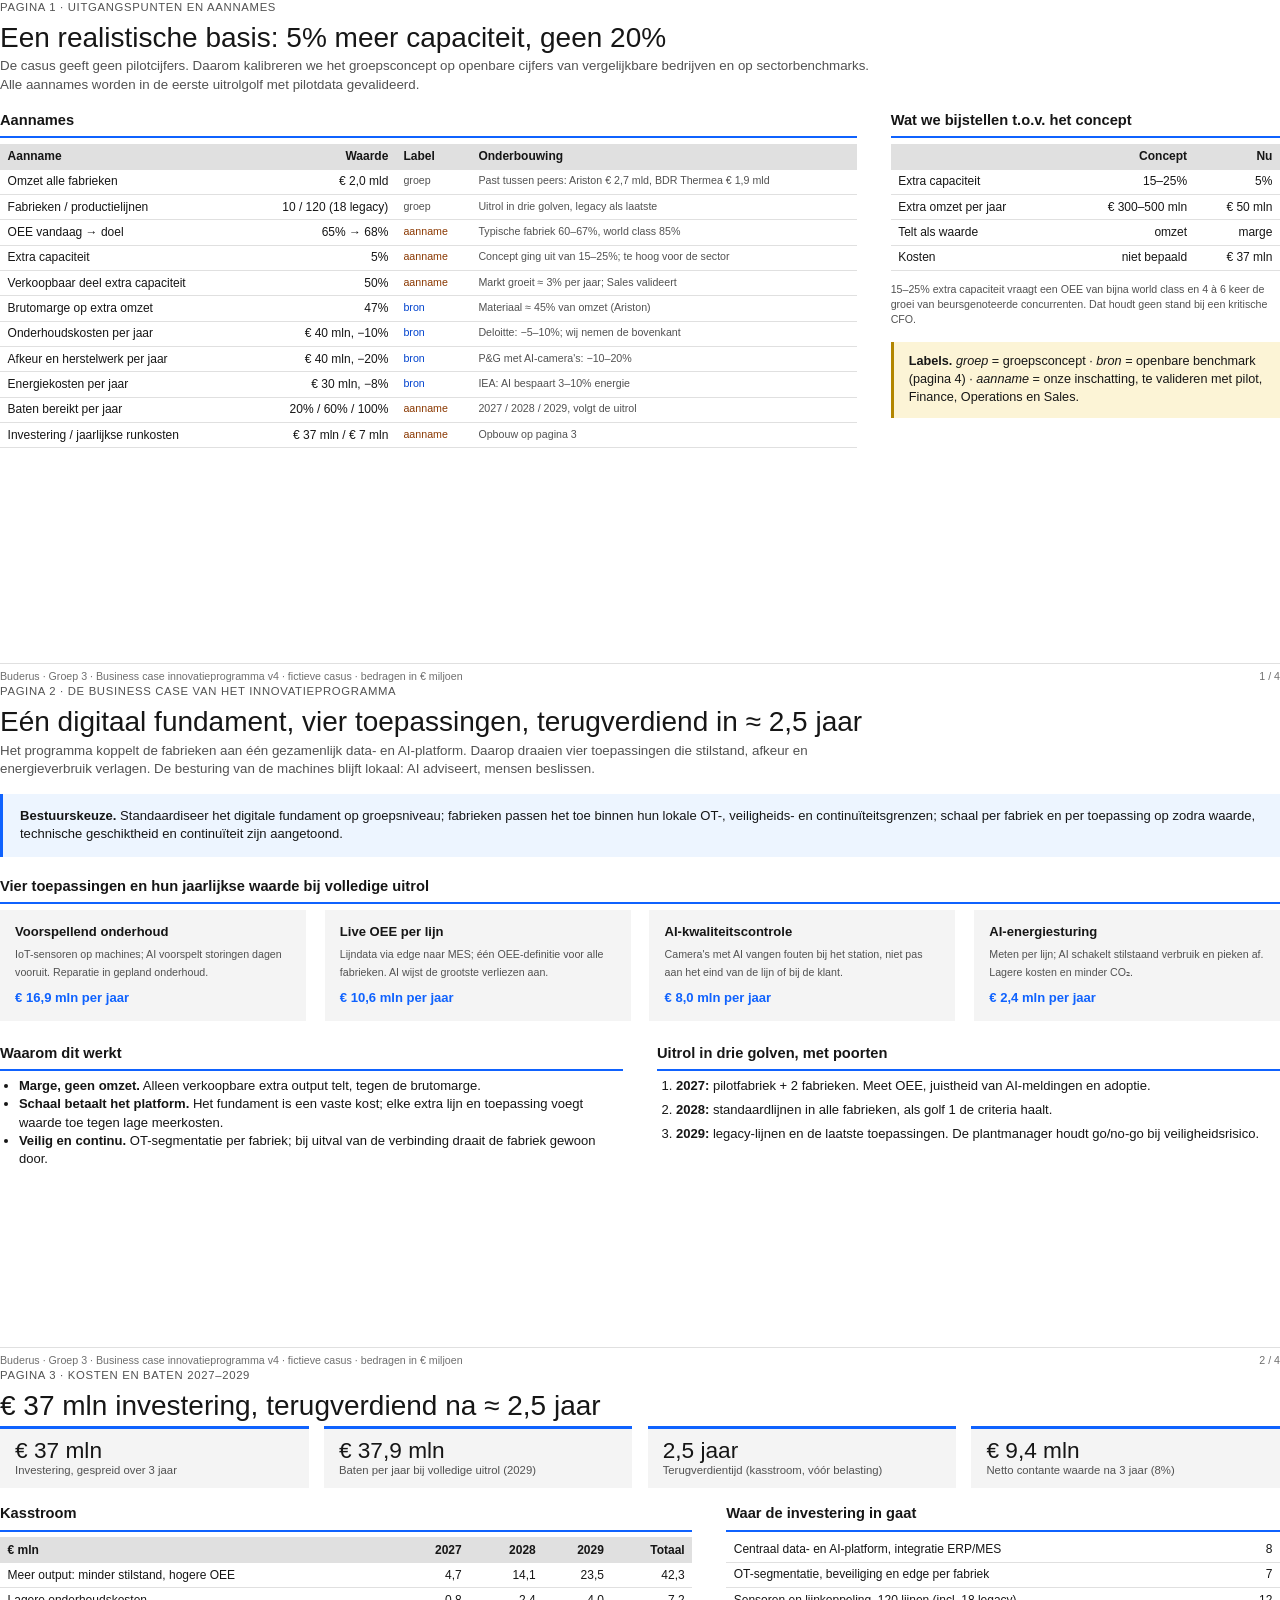
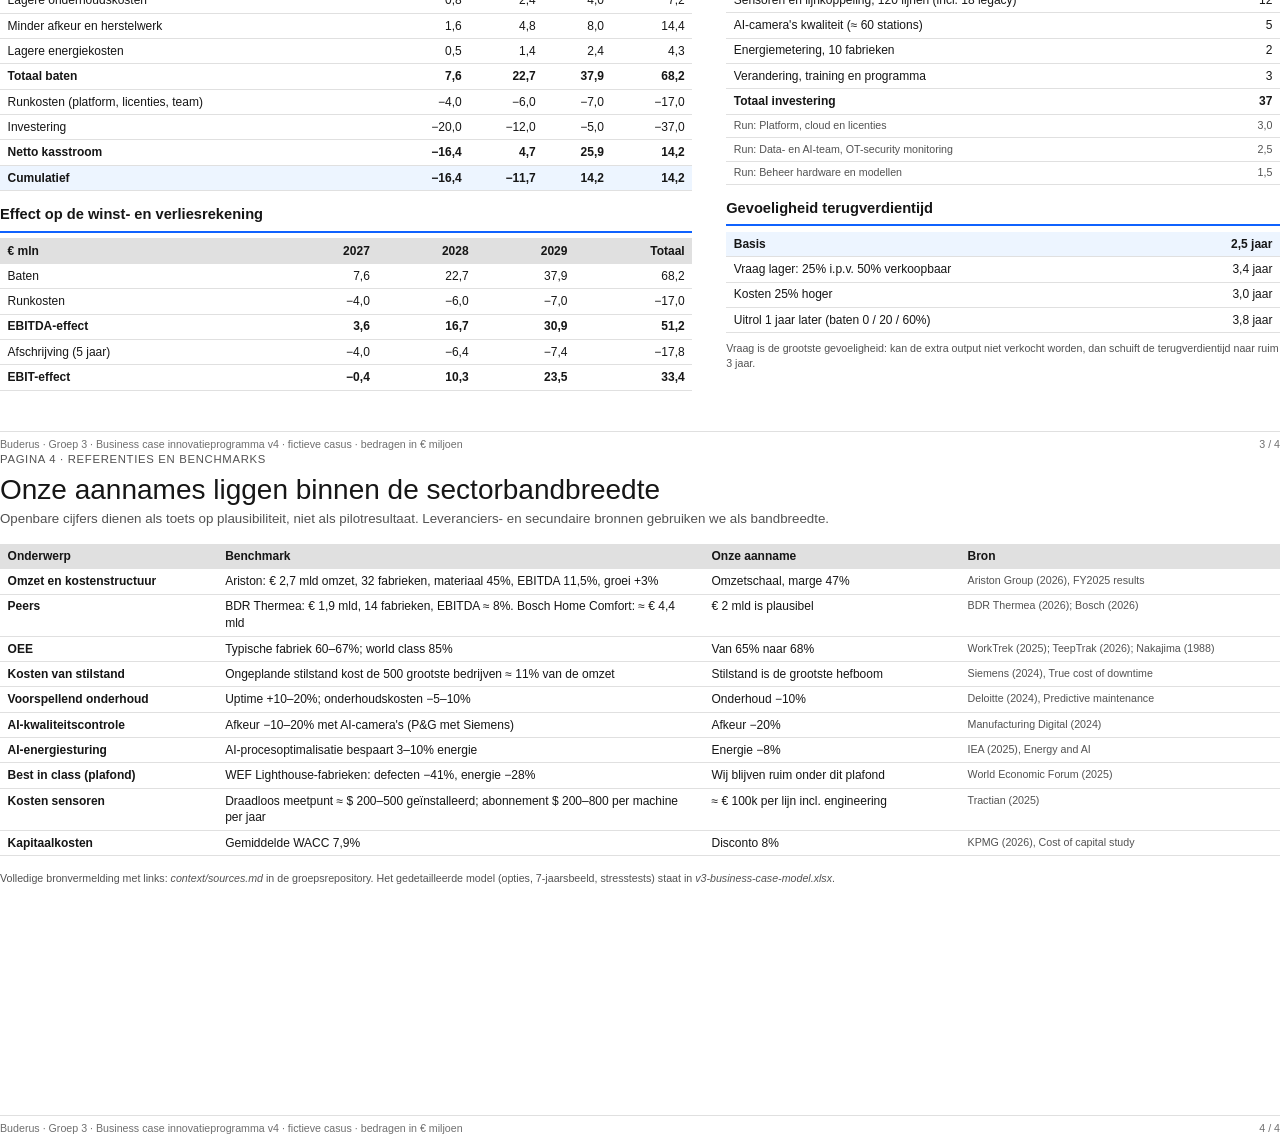
<file: deliverables/business-case/v4-business-case-board.html>
<!doctype html><html lang='nl'><head><meta charset='utf-8'><title>Business case innovatieprogramma</title><style>
@page { size: A4 landscape; margin: 14mm 16mm; }
:root { --ink:#161616; --sec:#525252; --help:#6f6f6f; --line:#e0e0e0; --layer:#f4f4f4; --blue:#0f62fe; --blue-bg:#edf5ff;
        --green:#24a148; --green-bg:#defbe6; --red:#da1e28; --amber-bg:#fcf4d6; }
* { box-sizing:border-box; }
html,body { margin:0; background:#fff; color:var(--ink); font-family:"IBM Plex Sans","Helvetica Neue",Arial,sans-serif; font-size:9.8pt; line-height:1.4; -webkit-print-color-adjust:exact; print-color-adjust:exact; }
.page { page-break-after:always; height:181mm; position:relative; }
.page:last-child { page-break-after:auto; }
.eyebrow { font-size:8.5pt; letter-spacing:.06em; text-transform:uppercase; color:var(--sec); }
h1 { font-weight:300; font-size:21pt; margin:1.5mm 0 1mm; line-height:1.15; }
.lead { color:var(--sec); font-size:10pt; margin:0 0 4mm; max-width:230mm; }
h2 { font-size:11pt; font-weight:600; margin:0 0 1.5mm; padding-bottom:1.5mm; border-bottom:2px solid var(--blue); }
.cols { display:grid; grid-template-columns:1fr 1fr; gap:9mm; }
.cols3 { display:grid; grid-template-columns:1fr 1fr 1fr; gap:7mm; }
table { width:100%; border-collapse:collapse; font-size:9pt; }
th { background:var(--line); text-align:left; font-weight:600; padding:1.2mm 2mm; }
td { padding:1mm 2mm; border-bottom:1px solid var(--line); vertical-align:top; }
td.n, th.n { text-align:right; font-variant-numeric:tabular-nums; white-space:nowrap; }
tr.tot td { font-weight:600; border-top:1px solid #8d8d8d; }
tr.key td { background:var(--blue-bg); font-weight:600; }
.tag { font-size:8pt; color:var(--sec); white-space:nowrap; }
.tag.b { color:#0043ce; } .tag.a { color:#8a3800; }
.kpis { display:grid; grid-template-columns:repeat(4,1fr); gap:4mm; margin-bottom:4mm; }
.kpi { background:var(--layer); padding:2.5mm 4mm; border-top:3px solid var(--blue); }
.kpi .v { font-size:17pt; font-weight:300; line-height:1.1; }
.kpi .l { font-size:8.5pt; color:var(--sec); }
.box { background:var(--blue-bg); padding:3.5mm 4.5mm; border-left:3px solid var(--blue); margin-bottom:5mm; }
.flag { background:var(--amber-bg); padding:3mm 4mm; border-left:3px solid #b28600; font-size:9.5pt; }
.lever { background:var(--layer); padding:3.5mm 4mm; }
.lever b { display:block; margin-bottom:1mm; }
.lever .v { color:var(--blue); font-weight:600; }
ol.steps { margin:0; padding-left:5mm; } ol.steps li { margin-bottom:1.5mm; }
.foot { position:absolute; bottom:0; left:0; right:0; font-size:8pt; color:var(--help); border-top:1px solid var(--line); padding-top:1.5mm; display:flex; justify-content:space-between; }
.small { font-size:8pt; color:var(--sec); }
</style></head><body>
<section class="page">
  <div class="eyebrow">Pagina 1 · Uitgangspunten en aannames</div>
  <h1>Een realistische basis: 5% meer capaciteit, geen 20%</h1>
  <p class="lead">De casus geeft geen pilotcijfers. Daarom kalibreren we het groepsconcept op openbare cijfers van
  vergelijkbare bedrijven en op sectorbenchmarks. Alle aannames worden in de eerste uitrolgolf met pilotdata gevalideerd.</p>
  <div class="cols" style="grid-template-columns:2.2fr 1fr">
    <div>
      <h2>Aannames</h2>
      <table><tr><th>Aanname</th><th class="n">Waarde</th><th>Label</th><th>Onderbouwing</th></tr>
      <tr><td>Omzet alle fabrieken</td><td class="n">€ 2,0 mld</td><td class="tag ">groep</td><td class="small">Past tussen peers: Ariston € 2,7 mld, BDR Thermea € 1,9 mld</td></tr><tr><td>Fabrieken / productielijnen</td><td class="n">10 / 120 (18 legacy)</td><td class="tag ">groep</td><td class="small">Uitrol in drie golven, legacy als laatste</td></tr><tr><td>OEE vandaag → doel</td><td class="n">65% → 68%</td><td class="tag a">aanname</td><td class="small">Typische fabriek 60–67%, world class 85%</td></tr><tr><td>Extra capaciteit</td><td class="n">5%</td><td class="tag a">aanname</td><td class="small">Concept ging uit van 15–25%; te hoog voor de sector</td></tr><tr><td>Verkoopbaar deel extra capaciteit</td><td class="n">50%</td><td class="tag a">aanname</td><td class="small">Markt groeit ≈ 3% per jaar; Sales valideert</td></tr><tr><td>Brutomarge op extra omzet</td><td class="n">47%</td><td class="tag b">bron</td><td class="small">Materiaal ≈ 45% van omzet (Ariston)</td></tr><tr><td>Onderhoudskosten per jaar</td><td class="n">€ 40 mln, −10%</td><td class="tag b">bron</td><td class="small">Deloitte: −5–10%; wij nemen de bovenkant</td></tr><tr><td>Afkeur en herstelwerk per jaar</td><td class="n">€ 40 mln, −20%</td><td class="tag b">bron</td><td class="small">P&G met AI-camera's: −10–20%</td></tr><tr><td>Energiekosten per jaar</td><td class="n">€ 30 mln, −8%</td><td class="tag b">bron</td><td class="small">IEA: AI bespaart 3–10% energie</td></tr><tr><td>Baten bereikt per jaar</td><td class="n">20% / 60% / 100%</td><td class="tag a">aanname</td><td class="small">2027 / 2028 / 2029, volgt de uitrol</td></tr><tr><td>Investering / jaarlijkse runkosten</td><td class="n">€ 37 mln / € 7 mln</td><td class="tag a">aanname</td><td class="small">Opbouw op pagina 3</td></tr>
      </table>
    </div>
    <div>
      <h2>Wat we bijstellen t.o.v. het concept</h2>
      <table>
        <tr><th></th><th class="n">Concept</th><th class="n">Nu</th></tr>
        <tr><td>Extra capaciteit</td><td class="n">15–25%</td><td class="n">5%</td></tr>
        <tr><td>Extra omzet per jaar</td><td class="n">€ 300–500 mln</td><td class="n">€ 50 mln</td></tr>
        <tr><td>Telt als waarde</td><td class="n">omzet</td><td class="n">marge</td></tr>
        <tr><td>Kosten</td><td class="n">niet bepaald</td><td class="n">€ 37 mln</td></tr>
      </table>
      <p class="small" style="margin-top:3mm">15–25% extra capaciteit vraagt een OEE van bijna world class en 4 à 6 keer de groei van
      beursgenoteerde concurrenten. Dat houdt geen stand bij een kritische CFO.</p>
      <div class="flag" style="margin-top:4mm"><b>Labels.</b> <i>groep</i> = groepsconcept · <i>bron</i> = openbare benchmark (pagina 4) ·
      <i>aanname</i> = onze inschatting, te valideren met pilot, Finance, Operations en Sales.</div>
    </div>
  </div>
  <div class="foot"><span>Buderus · Groep 3 · Business case innovatieprogramma v4 · fictieve casus · bedragen in € miljoen</span><span>1 / 4</span></div>
</section>
<section class="page">
  <div class="eyebrow">Pagina 2 · De business case van het innovatieprogramma</div>
  <h1>Eén digitaal fundament, vier toepassingen, terugverdiend in ≈ 2,5 jaar</h1>
  <p class="lead">Het programma koppelt de fabrieken aan één gezamenlijk data- en AI-platform. Daarop draaien vier toepassingen
  die stilstand, afkeur en energieverbruik verlagen. De besturing van de machines blijft lokaal: AI adviseert, mensen beslissen.</p>
  <div class="box"><b>Bestuurskeuze.</b> Standaardiseer het digitale fundament op groepsniveau; fabrieken passen het toe binnen
  hun lokale OT-, veiligheids- en continuïteitsgrenzen; schaal per fabriek en per toepassing op zodra waarde, technische geschiktheid
  en continuïteit zijn aangetoond.</div>
  <h2>Vier toepassingen en hun jaarlijkse waarde bij volledige uitrol</h2>
  <div style="display:grid;grid-template-columns:repeat(4,1fr);gap:5mm;margin-bottom:6mm">
    <div class="lever"><b>Voorspellend onderhoud</b><span class="small">IoT-sensoren op machines; AI voorspelt storingen dagen vooruit. Reparatie in gepland onderhoud.</span><div class="v" style="margin-top:2mm">€ 16,9 mln per jaar</div></div><div class="lever"><b>Live OEE per lijn</b><span class="small">Lijndata via edge naar MES; één OEE-definitie voor alle fabrieken. AI wijst de grootste verliezen aan.</span><div class="v" style="margin-top:2mm">€ 10,6 mln per jaar</div></div><div class="lever"><b>AI-kwaliteitscontrole</b><span class="small">Camera's met AI vangen fouten bij het station, niet pas aan het eind van de lijn of bij de klant.</span><div class="v" style="margin-top:2mm">€ 8,0 mln per jaar</div></div><div class="lever"><b>AI-energiesturing</b><span class="small">Meten per lijn; AI schakelt stilstaand verbruik en pieken af. Lagere kosten en minder CO₂.</span><div class="v" style="margin-top:2mm">€ 2,4 mln per jaar</div></div>
  </div>
  <div class="cols">
    <div>
      <h2>Waarom dit werkt</h2>
      <ul style="margin:0;padding-left:5mm">
        <li><b>Marge, geen omzet.</b> Alleen verkoopbare extra output telt, tegen de brutomarge.</li>
        <li><b>Schaal betaalt het platform.</b> Het fundament is een vaste kost; elke extra lijn en toepassing voegt waarde toe tegen lage meerkosten.</li>
        <li><b>Veilig en continu.</b> OT-segmentatie per fabriek; bij uitval van de verbinding draait de fabriek gewoon door.</li>
      </ul>
    </div>
    <div>
      <h2>Uitrol in drie golven, met poorten</h2>
      <ol class="steps">
        <li><b>2027:</b> pilotfabriek + 2 fabrieken. Meet OEE, juistheid van AI-meldingen en adoptie.</li>
        <li><b>2028:</b> standaardlijnen in alle fabrieken, als golf 1 de criteria haalt.</li>
        <li><b>2029:</b> legacy-lijnen en de laatste toepassingen. De plantmanager houdt go/no-go bij veiligheidsrisico.</li>
      </ol>
    </div>
  </div>
  <div class="foot"><span>Buderus · Groep 3 · Business case innovatieprogramma v4 · fictieve casus · bedragen in € miljoen</span><span>2 / 4</span></div>
</section>
<section class="page">
  <div class="eyebrow">Pagina 3 · Kosten en baten 2027–2029</div>
  <h1>€ 37 mln investering, terugverdiend na ≈ 2,5 jaar</h1>
  <div class="kpis">
    <div class="kpi"><div class="v">€ 37 mln</div><div class="l">Investering, gespreid over 3 jaar</div></div>
    <div class="kpi"><div class="v">€ 37,9 mln</div><div class="l">Baten per jaar bij volledige uitrol (2029)</div></div>
    <div class="kpi"><div class="v">2,5 jaar</div><div class="l">Terugverdientijd (kasstroom, vóór belasting)</div></div>
    <div class="kpi"><div class="v">€ 9,4 mln</div><div class="l">Netto contante waarde na 3 jaar (8%)</div></div>
  </div>
  <div class="cols" style="grid-template-columns:1.25fr 1fr">
    <div>
      <h2>Kasstroom</h2>
      <table>
        <tr><th>€ mln</th><th class="n">2027</th><th class="n">2028</th><th class="n">2029</th><th class="n">Totaal</th></tr>
        <tr class=""><td>Meer output: minder stilstand, hogere OEE</td><td class="n">4,7</td><td class="n">14,1</td><td class="n">23,5</td><td class="n">42,3</td></tr><tr class=""><td>Lagere onderhoudskosten</td><td class="n">0,8</td><td class="n">2,4</td><td class="n">4,0</td><td class="n">7,2</td></tr><tr class=""><td>Minder afkeur en herstelwerk</td><td class="n">1,6</td><td class="n">4,8</td><td class="n">8,0</td><td class="n">14,4</td></tr><tr class=""><td>Lagere energiekosten</td><td class="n">0,5</td><td class="n">1,4</td><td class="n">2,4</td><td class="n">4,3</td></tr>
        <tr class="tot"><td>Totaal baten</td><td class="n">7,6</td><td class="n">22,7</td><td class="n">37,9</td><td class="n">68,2</td></tr>
        <tr class=""><td>Runkosten (platform, licenties, team)</td><td class="n">−4,0</td><td class="n">−6,0</td><td class="n">−7,0</td><td class="n">−17,0</td></tr>
        <tr class=""><td>Investering</td><td class="n">−20,0</td><td class="n">−12,0</td><td class="n">−5,0</td><td class="n">−37,0</td></tr>
        <tr class="tot"><td>Netto kasstroom</td><td class="n">−16,4</td><td class="n">4,7</td><td class="n">25,9</td><td class="n">14,2</td></tr>
        <tr class="key"><td>Cumulatief</td><td class="n">−16,4</td><td class="n">−11,7</td><td class="n">14,2</td><td class="n">14,2</td></tr>
      </table>
      <h2 style="margin-top:3.5mm">Effect op de winst- en verliesrekening</h2>
      <table>
        <tr><th>€ mln</th><th class="n">2027</th><th class="n">2028</th><th class="n">2029</th><th class="n">Totaal</th></tr>
        <tr class=""><td>Baten</td><td class="n">7,6</td><td class="n">22,7</td><td class="n">37,9</td><td class="n">68,2</td></tr>
        <tr class=""><td>Runkosten</td><td class="n">−4,0</td><td class="n">−6,0</td><td class="n">−7,0</td><td class="n">−17,0</td></tr>
        <tr class="tot"><td>EBITDA-effect</td><td class="n">3,6</td><td class="n">16,7</td><td class="n">30,9</td><td class="n">51,2</td></tr>
        <tr class=""><td>Afschrijving (5 jaar)</td><td class="n">−4,0</td><td class="n">−6,4</td><td class="n">−7,4</td><td class="n">−17,8</td></tr>
        <tr class="tot"><td>EBIT-effect</td><td class="n">−0,4</td><td class="n">10,3</td><td class="n">23,5</td><td class="n">33,4</td></tr>
      </table>
    </div>
    <div>
      <h2>Waar de investering in gaat</h2>
      <table>
        <tr><td>Centraal data- en AI-platform, integratie ERP/MES</td><td class="n">8</td></tr><tr><td>OT-segmentatie, beveiliging en edge per fabriek</td><td class="n">7</td></tr><tr><td>Sensoren en lijnkoppeling, 120 lijnen (incl. 18 legacy)</td><td class="n">12</td></tr><tr><td>AI-camera's kwaliteit (≈ 60 stations)</td><td class="n">5</td></tr><tr><td>Energiemetering, 10 fabrieken</td><td class="n">2</td></tr><tr><td>Verandering, training en programma</td><td class="n">3</td></tr>
        <tr class="tot"><td>Totaal investering</td><td class="n">37</td></tr>
        <tr><td class="small">Run: Platform, cloud en licenties</td><td class="n small">3,0</td></tr><tr><td class="small">Run: Data- en AI-team, OT-security monitoring</td><td class="n small">2,5</td></tr><tr><td class="small">Run: Beheer hardware en modellen</td><td class="n small">1,5</td></tr>
      </table>
      <h2 style="margin-top:3.5mm">Gevoeligheid terugverdientijd</h2>
      <table>
        <tr class="key"><td>Basis</td><td class="n">2,5 jaar</td></tr><tr class=""><td>Vraag lager: 25% i.p.v. 50% verkoopbaar</td><td class="n">3,4 jaar</td></tr><tr class=""><td>Kosten 25% hoger</td><td class="n">3,0 jaar</td></tr><tr class=""><td>Uitrol 1 jaar later (baten 0 / 20 / 60%)</td><td class="n">3,8 jaar</td></tr>
      </table>
      <p class="small" style="margin-top:2mm">Vraag is de grootste gevoeligheid: kan de extra output niet verkocht worden, dan schuift de terugverdientijd naar ruim 3 jaar.</p>
    </div>
  </div>
  <div class="foot"><span>Buderus · Groep 3 · Business case innovatieprogramma v4 · fictieve casus · bedragen in € miljoen</span><span>3 / 4</span></div>
</section>
<section class="page">
  <div class="eyebrow">Pagina 4 · Referenties en benchmarks</div>
  <h1>Onze aannames liggen binnen de sectorbandbreedte</h1>
  <p class="lead">Openbare cijfers dienen als toets op plausibiliteit, niet als pilotresultaat. Leveranciers- en secundaire bronnen
  gebruiken we als bandbreedte.</p>
  <table>
    <tr><th style="width:17%">Onderwerp</th><th style="width:38%">Benchmark</th><th style="width:20%">Onze aanname</th><th>Bron</th></tr>
    <tr><td><b>Omzet en kostenstructuur</b></td><td>Ariston: € 2,7 mld omzet, 32 fabrieken, materiaal 45%, EBITDA 11,5%, groei +3%</td><td>Omzetschaal, marge 47%</td><td class="small">Ariston Group (2026), FY2025 results</td></tr><tr><td><b>Peers</b></td><td>BDR Thermea: € 1,9 mld, 14 fabrieken, EBITDA ≈ 8%. Bosch Home Comfort: ≈ € 4,4 mld</td><td>€ 2 mld is plausibel</td><td class="small">BDR Thermea (2026); Bosch (2026)</td></tr><tr><td><b>OEE</b></td><td>Typische fabriek 60–67%; world class 85%</td><td>Van 65% naar 68%</td><td class="small">WorkTrek (2025); TeepTrak (2026); Nakajima (1988)</td></tr><tr><td><b>Kosten van stilstand</b></td><td>Ongeplande stilstand kost de 500 grootste bedrijven ≈ 11% van de omzet</td><td>Stilstand is de grootste hefboom</td><td class="small">Siemens (2024), True cost of downtime</td></tr><tr><td><b>Voorspellend onderhoud</b></td><td>Uptime +10–20%; onderhoudskosten −5–10%</td><td>Onderhoud −10%</td><td class="small">Deloitte (2024), Predictive maintenance</td></tr><tr><td><b>AI-kwaliteitscontrole</b></td><td>Afkeur −10–20% met AI-camera's (P&G met Siemens)</td><td>Afkeur −20%</td><td class="small">Manufacturing Digital (2024)</td></tr><tr><td><b>AI-energiesturing</b></td><td>AI-procesoptimalisatie bespaart 3–10% energie</td><td>Energie −8%</td><td class="small">IEA (2025), Energy and AI</td></tr><tr><td><b>Best in class (plafond)</b></td><td>WEF Lighthouse-fabrieken: defecten −41%, energie −28%</td><td>Wij blijven ruim onder dit plafond</td><td class="small">World Economic Forum (2025)</td></tr><tr><td><b>Kosten sensoren</b></td><td>Draadloos meetpunt ≈ $ 200–500 geïnstalleerd; abonnement $ 200–800 per machine per jaar</td><td>≈ € 100k per lijn incl. engineering</td><td class="small">Tractian (2025)</td></tr><tr><td><b>Kapitaalkosten</b></td><td>Gemiddelde WACC 7,9%</td><td>Disconto 8%</td><td class="small">KPMG (2026), Cost of capital study</td></tr>
  </table>
  <p class="small" style="margin-top:4mm">Volledige bronvermelding met links: <i>context/sources.md</i> in de groepsrepository. Het gedetailleerde model
  (opties, 7-jaarsbeeld, stresstests) staat in <i>v3-business-case-model.xlsx</i>.</p>
  <div class="foot"><span>Buderus · Groep 3 · Business case innovatieprogramma v4 · fictieve casus · bedragen in € miljoen</span><span>4 / 4</span></div>
</section></body></html>
</file>
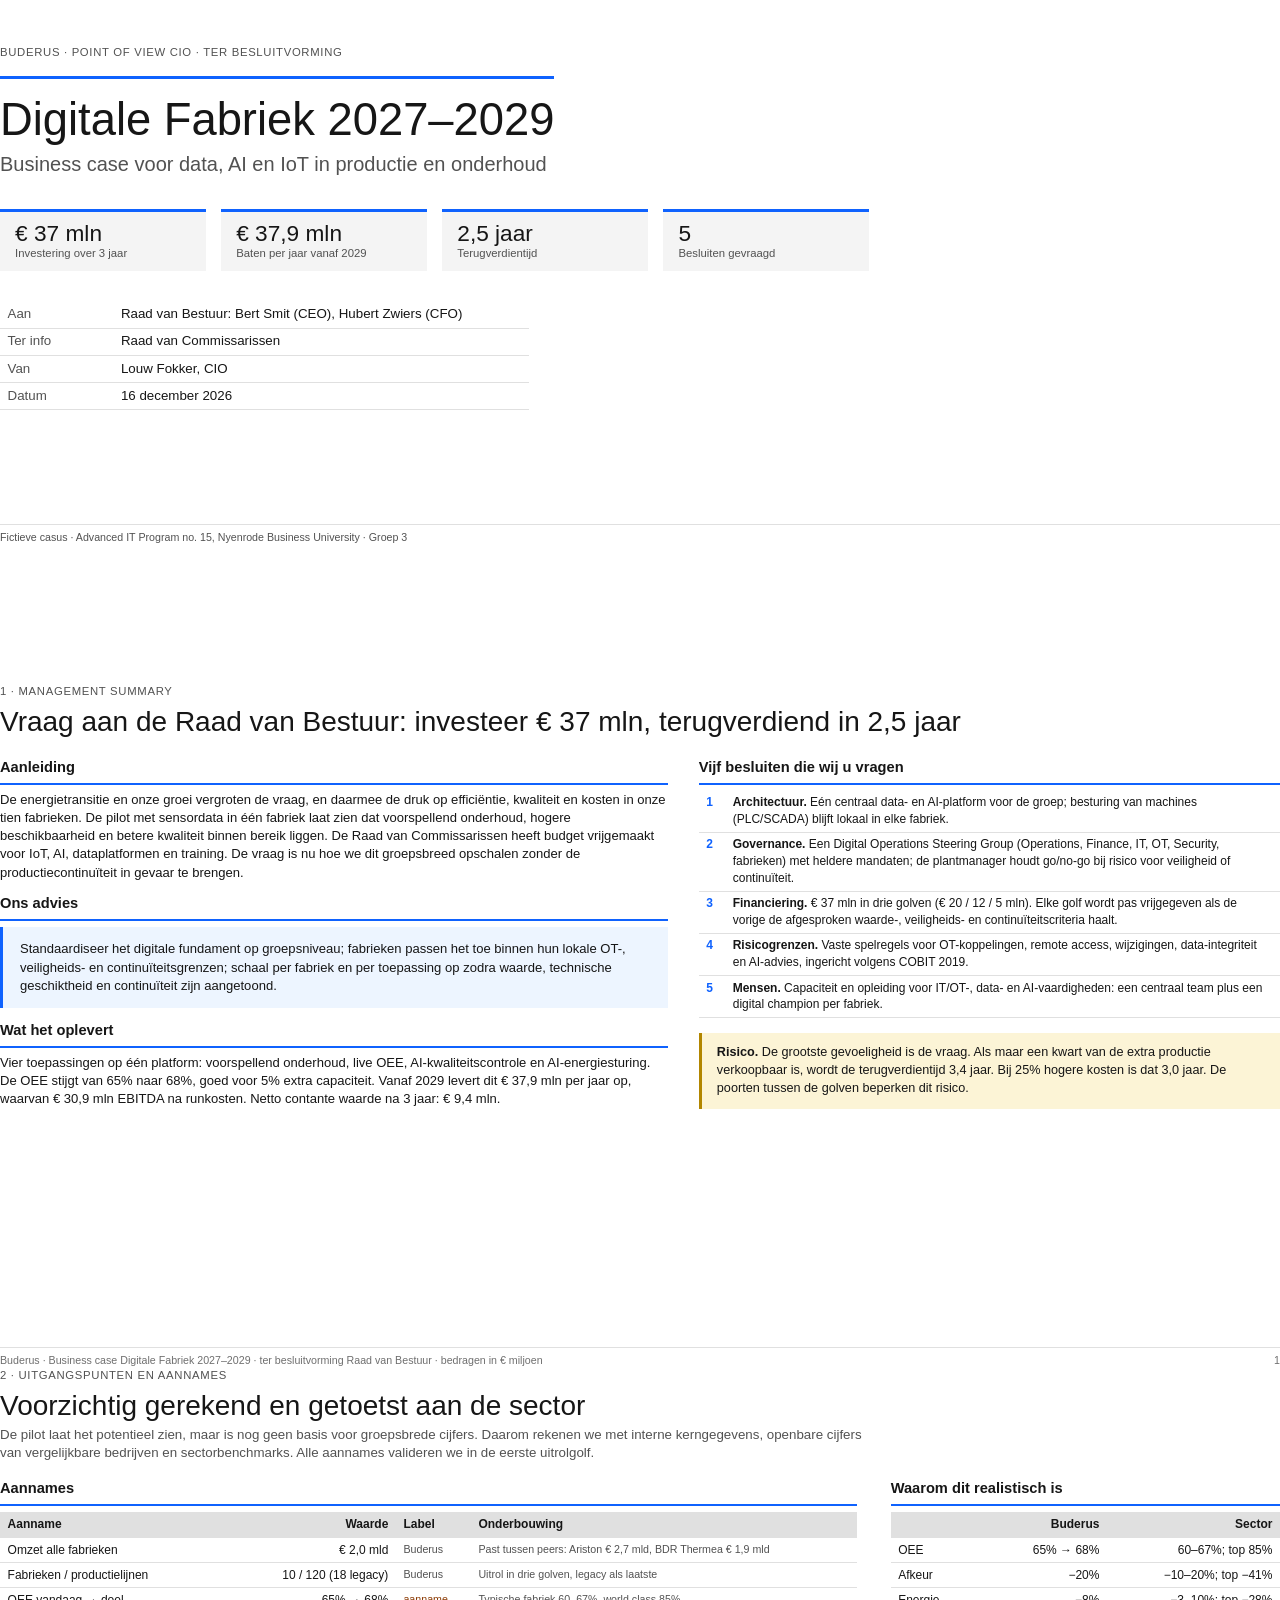
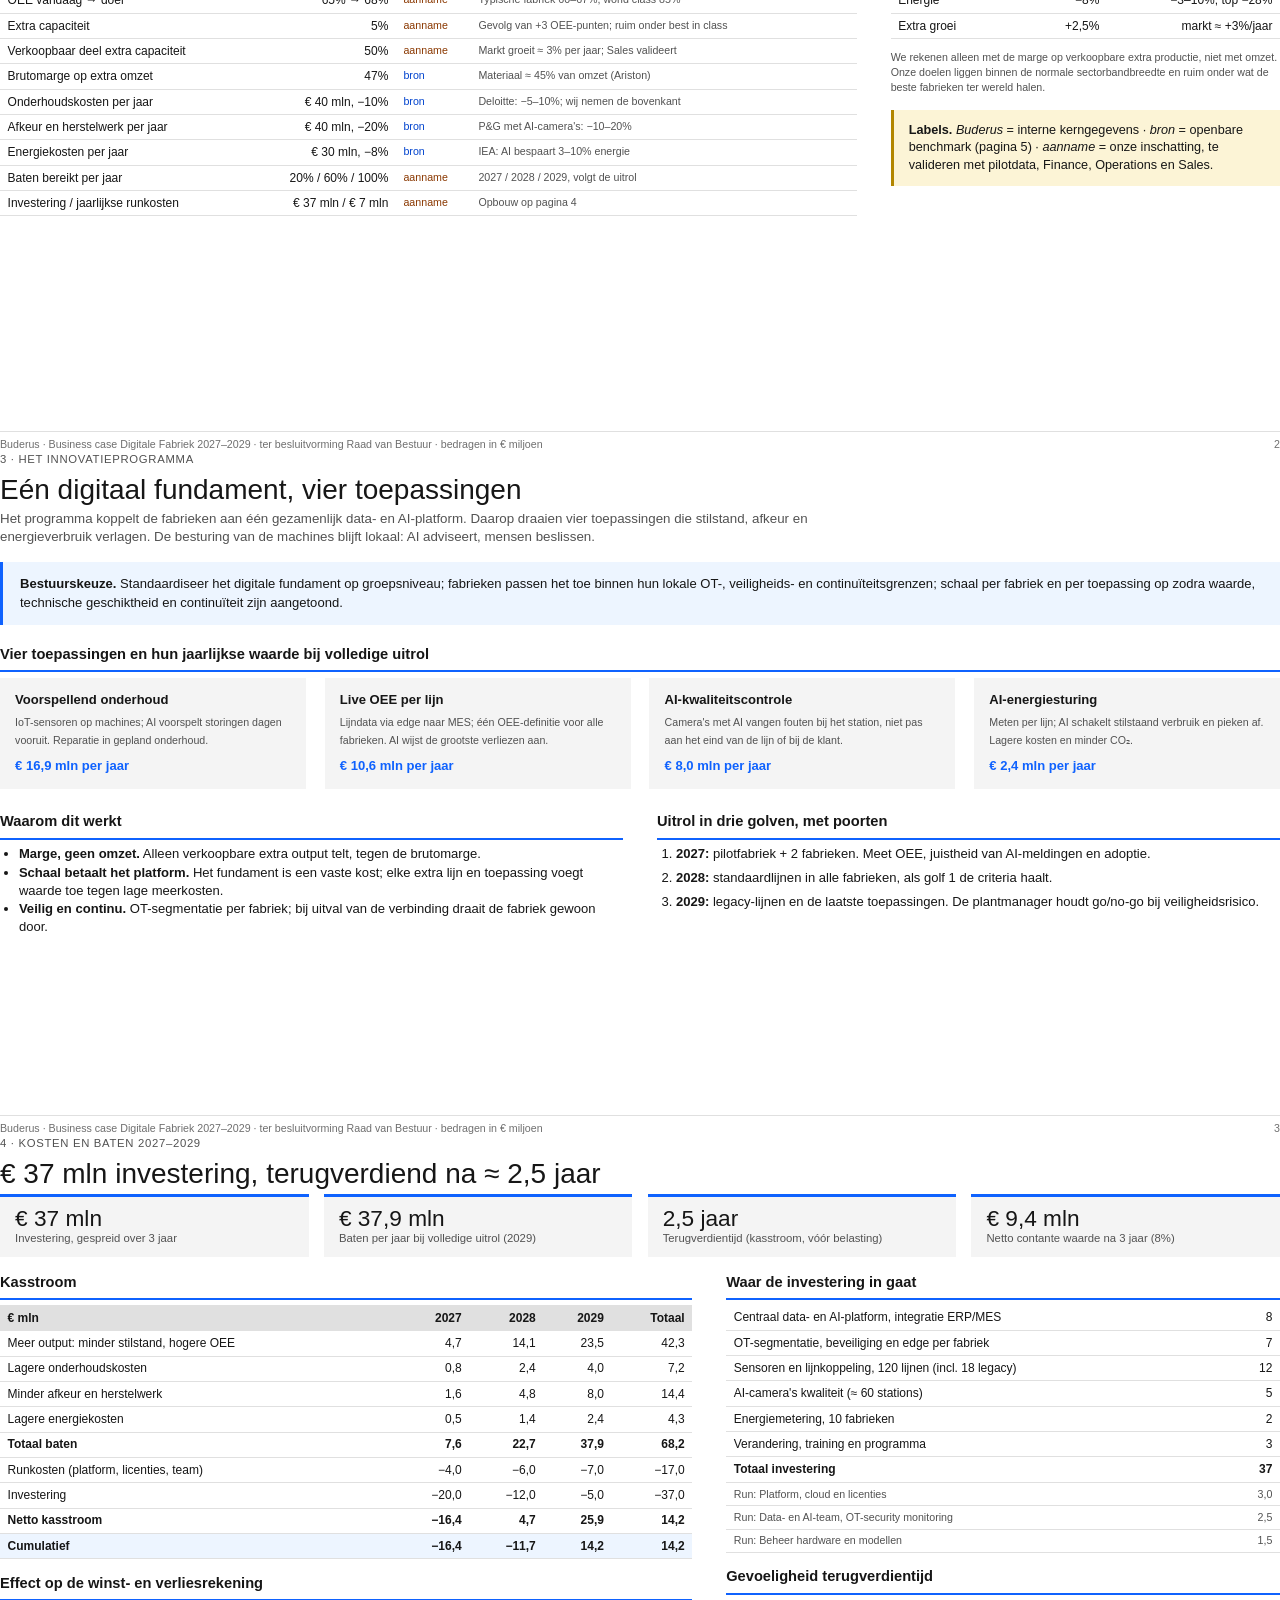
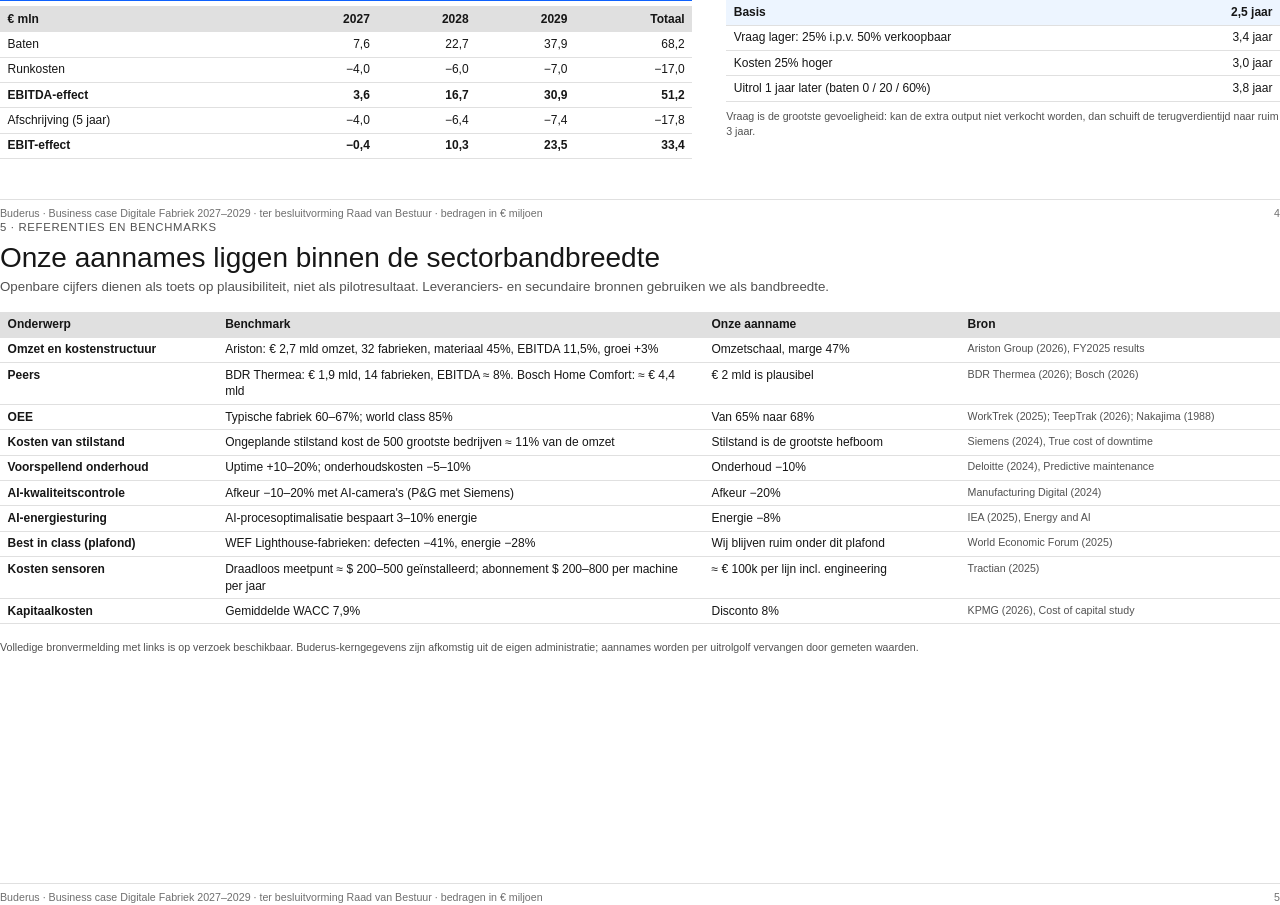
<file: deliverables/business-case/v5-business-case-board.html>
<!doctype html><html lang='nl'><head><meta charset='utf-8'><title>Business case Digitale Fabriek 2027–2029</title><style>
@page { size: A4 landscape; margin: 14mm 16mm; }
:root { --ink:#161616; --sec:#525252; --help:#6f6f6f; --line:#e0e0e0; --layer:#f4f4f4; --blue:#0f62fe; --blue-bg:#edf5ff;
        --green:#24a148; --green-bg:#defbe6; --red:#da1e28; --amber-bg:#fcf4d6; }
* { box-sizing:border-box; }
html,body { margin:0; background:#fff; color:var(--ink); font-family:"IBM Plex Sans","Helvetica Neue",Arial,sans-serif; font-size:9.8pt; line-height:1.4; -webkit-print-color-adjust:exact; print-color-adjust:exact; }
.page { page-break-after:always; height:181mm; position:relative; }
.page:last-child { page-break-after:auto; }
.eyebrow { font-size:8.5pt; letter-spacing:.06em; text-transform:uppercase; color:var(--sec); }
h1 { font-weight:300; font-size:21pt; margin:1.5mm 0 1mm; line-height:1.15; }
.lead { color:var(--sec); font-size:10pt; margin:0 0 4mm; max-width:230mm; }
h2 { font-size:11pt; font-weight:600; margin:0 0 1.5mm; padding-bottom:1.5mm; border-bottom:2px solid var(--blue); }
.cols { display:grid; grid-template-columns:1fr 1fr; gap:9mm; }
.cols3 { display:grid; grid-template-columns:1fr 1fr 1fr; gap:7mm; }
table { width:100%; border-collapse:collapse; font-size:9pt; }
th { background:var(--line); text-align:left; font-weight:600; padding:1.2mm 2mm; }
td { padding:1mm 2mm; border-bottom:1px solid var(--line); vertical-align:top; }
td.n, th.n { text-align:right; font-variant-numeric:tabular-nums; white-space:nowrap; }
tr.tot td { font-weight:600; border-top:1px solid #8d8d8d; }
tr.key td { background:var(--blue-bg); font-weight:600; }
.tag { font-size:8pt; color:var(--sec); white-space:nowrap; }
.tag.b { color:#0043ce; } .tag.a { color:#8a3800; }
.kpis { display:grid; grid-template-columns:repeat(4,1fr); gap:4mm; margin-bottom:4mm; }
.kpi { background:var(--layer); padding:2.5mm 4mm; border-top:3px solid var(--blue); }
.kpi .v { font-size:17pt; font-weight:300; line-height:1.1; }
.kpi .l { font-size:8.5pt; color:var(--sec); }
.box { background:var(--blue-bg); padding:3.5mm 4.5mm; border-left:3px solid var(--blue); margin-bottom:5mm; }
.flag { background:var(--amber-bg); padding:3mm 4mm; border-left:3px solid #b28600; font-size:9.5pt; }
.lever { background:var(--layer); padding:3.5mm 4mm; }
.lever b { display:block; margin-bottom:1mm; }
.lever .v { color:var(--blue); font-weight:600; }
ol.steps { margin:0; padding-left:5mm; } ol.steps li { margin-bottom:1.5mm; }
.foot { position:absolute; bottom:0; left:0; right:0; font-size:8pt; color:var(--help); border-top:1px solid var(--line); padding-top:1.5mm; display:flex; justify-content:space-between; }
.title .band { position:absolute; top:0; left:0; width:60mm; height:3px; background:var(--blue); }
.small { font-size:8pt; color:var(--sec); }
</style></head><body>
<section class="page title" style="padding-top:12mm">
  <div class="eyebrow">Buderus · Point of View CIO · ter besluitvorming</div>
  <h1 style="font-size:34pt;margin-top:4mm;padding-top:4mm;border-top:3px solid var(--blue);display:inline-block">Digitale Fabriek 2027–2029</h1>
  <p class="lead" style="font-size:15pt;max-width:200mm">Business case voor data, AI en IoT in productie en onderhoud</p>
  <div class="kpis" style="margin-top:8mm;max-width:230mm">
    <div class="kpi"><div class="v">€ 37 mln</div><div class="l">Investering over 3 jaar</div></div>
    <div class="kpi"><div class="v">€ 37,9 mln</div><div class="l">Baten per jaar vanaf 2029</div></div>
    <div class="kpi"><div class="v">2,5 jaar</div><div class="l">Terugverdientijd</div></div>
    <div class="kpi"><div class="v">5</div><div class="l">Besluiten gevraagd</div></div>
  </div>
  <table style="width:140mm;margin-top:8mm;font-size:10pt">
    <tr><td style="color:var(--sec);width:30mm">Aan</td><td>Raad van Bestuur: Bert Smit (CEO), Hubert Zwiers (CFO)</td></tr>
    <tr><td style="color:var(--sec)">Ter info</td><td>Raad van Commissarissen</td></tr>
    <tr><td style="color:var(--sec)">Van</td><td>Louw Fokker, CIO</td></tr>
    <tr><td style="color:var(--sec)">Datum</td><td>16 december 2026</td></tr>
  </table>
  <p class="small" style="margin-top:30mm;border-top:1px solid var(--line);padding-top:1.5mm">Fictieve casus · Advanced IT Program no. 15, Nyenrode Business University · Groep 3</p>
</section>
<section class="page">
  <div class="eyebrow">1 · Management summary</div>
  <h1 style="margin-bottom:5mm">Vraag aan de Raad van Bestuur: investeer € 37 mln, terugverdiend in 2,5 jaar</h1>
  <div class="cols" style="grid-template-columns:1.15fr 1fr;gap:8mm">
    <div>
      <h2>Aanleiding</h2>
      <p style="margin:0 0 3mm">De energietransitie en onze groei vergroten de vraag, en daarmee de druk op efficiëntie, kwaliteit en kosten
      in onze tien fabrieken. De pilot met sensordata in één fabriek laat zien dat voorspellend onderhoud, hogere beschikbaarheid en betere
      kwaliteit binnen bereik liggen. De Raad van Commissarissen heeft budget vrijgemaakt voor IoT, AI, dataplatformen en training.
      De vraag is nu hoe we dit groepsbreed opschalen zonder de productiecontinuïteit in gevaar te brengen.</p>
      <h2>Ons advies</h2>
      <div class="box" style="margin-bottom:3mm">Standaardiseer het digitale fundament op groepsniveau; fabrieken passen het toe binnen hun lokale OT-,
      veiligheids- en continuïteitsgrenzen; schaal per fabriek en per toepassing op zodra waarde, technische geschiktheid en continuïteit zijn aangetoond.</div>
      <h2>Wat het oplevert</h2>
      <p style="margin:0">Vier toepassingen op één platform: voorspellend onderhoud, live OEE, AI-kwaliteitscontrole en AI-energiesturing.
      De OEE stijgt van 65% naar 68%, goed voor 5% extra capaciteit. Vanaf 2029 levert dit
      € 37,9 mln per jaar op, waarvan € 30,9 mln EBITDA na runkosten. Netto contante waarde na 3 jaar: € 9,4 mln.</p>
    </div>
    <div>
      <h2>Vijf besluiten die wij u vragen</h2>
      <table>
        <tr><td style="width:7mm;font-weight:600;color:var(--blue)">1</td><td><b>Architectuur.</b> Eén centraal data- en AI-platform voor de groep; besturing van machines (PLC/SCADA) blijft lokaal in elke fabriek.</td></tr><tr><td style="width:7mm;font-weight:600;color:var(--blue)">2</td><td><b>Governance.</b> Een Digital Operations Steering Group (Operations, Finance, IT, OT, Security, fabrieken) met heldere mandaten; de plantmanager houdt go/no-go bij risico voor veiligheid of continuïteit.</td></tr><tr><td style="width:7mm;font-weight:600;color:var(--blue)">3</td><td><b>Financiering.</b> € 37 mln in drie golven (€ 20 / 12 / 5 mln). Elke golf wordt pas vrijgegeven als de vorige de afgesproken waarde-, veiligheids- en continuïteitscriteria haalt.</td></tr><tr><td style="width:7mm;font-weight:600;color:var(--blue)">4</td><td><b>Risicogrenzen.</b> Vaste spelregels voor OT-koppelingen, remote access, wijzigingen, data-integriteit en AI-advies, ingericht volgens COBIT 2019.</td></tr><tr><td style="width:7mm;font-weight:600;color:var(--blue)">5</td><td><b>Mensen.</b> Capaciteit en opleiding voor IT/OT-, data- en AI-vaardigheden: een centraal team plus een digital champion per fabriek.</td></tr>
      </table>
      <div class="flag" style="margin-top:4mm"><b>Risico.</b> De grootste gevoeligheid is de vraag. Als maar een kwart van de extra productie
      verkoopbaar is, wordt de terugverdientijd 3,4 jaar. Bij 25% hogere kosten is dat 3,0 jaar. De poorten tussen de golven beperken dit risico.</div>
    </div>
  </div>
  <div class="foot"><span>Buderus · Business case Digitale Fabriek 2027–2029 · ter besluitvorming Raad van Bestuur · bedragen in € miljoen</span><span>1</span></div>
</section>
<section class="page">
  <div class="eyebrow">2 · Uitgangspunten en aannames</div>
  <h1>Voorzichtig gerekend en getoetst aan de sector</h1>
  <p class="lead">De pilot laat het potentieel zien, maar is nog geen basis voor groepsbrede cijfers. Daarom rekenen we met
  interne kerngegevens, openbare cijfers van vergelijkbare bedrijven en sectorbenchmarks. Alle aannames valideren we in de eerste uitrolgolf.</p>
  <div class="cols" style="grid-template-columns:2.2fr 1fr">
    <div>
      <h2>Aannames</h2>
      <table><tr><th>Aanname</th><th class="n">Waarde</th><th>Label</th><th>Onderbouwing</th></tr>
      <tr><td>Omzet alle fabrieken</td><td class="n">€ 2,0 mld</td><td class="tag ">Buderus</td><td class="small">Past tussen peers: Ariston € 2,7 mld, BDR Thermea € 1,9 mld</td></tr><tr><td>Fabrieken / productielijnen</td><td class="n">10 / 120 (18 legacy)</td><td class="tag ">Buderus</td><td class="small">Uitrol in drie golven, legacy als laatste</td></tr><tr><td>OEE vandaag → doel</td><td class="n">65% → 68%</td><td class="tag a">aanname</td><td class="small">Typische fabriek 60–67%, world class 85%</td></tr><tr><td>Extra capaciteit</td><td class="n">5%</td><td class="tag a">aanname</td><td class="small">Gevolg van +3 OEE-punten; ruim onder best in class</td></tr><tr><td>Verkoopbaar deel extra capaciteit</td><td class="n">50%</td><td class="tag a">aanname</td><td class="small">Markt groeit ≈ 3% per jaar; Sales valideert</td></tr><tr><td>Brutomarge op extra omzet</td><td class="n">47%</td><td class="tag b">bron</td><td class="small">Materiaal ≈ 45% van omzet (Ariston)</td></tr><tr><td>Onderhoudskosten per jaar</td><td class="n">€ 40 mln, −10%</td><td class="tag b">bron</td><td class="small">Deloitte: −5–10%; wij nemen de bovenkant</td></tr><tr><td>Afkeur en herstelwerk per jaar</td><td class="n">€ 40 mln, −20%</td><td class="tag b">bron</td><td class="small">P&G met AI-camera's: −10–20%</td></tr><tr><td>Energiekosten per jaar</td><td class="n">€ 30 mln, −8%</td><td class="tag b">bron</td><td class="small">IEA: AI bespaart 3–10% energie</td></tr><tr><td>Baten bereikt per jaar</td><td class="n">20% / 60% / 100%</td><td class="tag a">aanname</td><td class="small">2027 / 2028 / 2029, volgt de uitrol</td></tr><tr><td>Investering / jaarlijkse runkosten</td><td class="n">€ 37 mln / € 7 mln</td><td class="tag a">aanname</td><td class="small">Opbouw op pagina 4</td></tr>
      </table>
    </div>
    <div>
      <h2>Waarom dit realistisch is</h2>
      <table>
        <tr><th></th><th class="n">Buderus</th><th class="n">Sector</th></tr>
        <tr><td>OEE</td><td class="n">65% → 68%</td><td class="n">60–67%; top 85%</td></tr>
        <tr><td>Afkeur</td><td class="n">−20%</td><td class="n">−10–20%; top −41%</td></tr>
        <tr><td>Energie</td><td class="n">−8%</td><td class="n">−3–10%; top −28%</td></tr>
        <tr><td>Extra groei</td><td class="n">+2,5%</td><td class="n">markt ≈ +3%/jaar</td></tr>
      </table>
      <p class="small" style="margin-top:3mm">We rekenen alleen met de marge op verkoopbare extra productie, niet met omzet.
      Onze doelen liggen binnen de normale sectorbandbreedte en ruim onder wat de beste fabrieken ter wereld halen.</p>
      <div class="flag" style="margin-top:4mm"><b>Labels.</b> <i>Buderus</i> = interne kerngegevens · <i>bron</i> = openbare benchmark (pagina 5) ·
      <i>aanname</i> = onze inschatting, te valideren met pilotdata, Finance, Operations en Sales.</div>
    </div>
  </div>
  <div class="foot"><span>Buderus · Business case Digitale Fabriek 2027–2029 · ter besluitvorming Raad van Bestuur · bedragen in € miljoen</span><span>2</span></div>
</section>
<section class="page">
  <div class="eyebrow">3 · Het innovatieprogramma</div>
  <h1>Eén digitaal fundament, vier toepassingen</h1>
  <p class="lead">Het programma koppelt de fabrieken aan één gezamenlijk data- en AI-platform. Daarop draaien vier toepassingen
  die stilstand, afkeur en energieverbruik verlagen. De besturing van de machines blijft lokaal: AI adviseert, mensen beslissen.</p>
  <div class="box"><b>Bestuurskeuze.</b> Standaardiseer het digitale fundament op groepsniveau; fabrieken passen het toe binnen
  hun lokale OT-, veiligheids- en continuïteitsgrenzen; schaal per fabriek en per toepassing op zodra waarde, technische geschiktheid
  en continuïteit zijn aangetoond.</div>
  <h2>Vier toepassingen en hun jaarlijkse waarde bij volledige uitrol</h2>
  <div style="display:grid;grid-template-columns:repeat(4,1fr);gap:5mm;margin-bottom:6mm">
    <div class="lever"><b>Voorspellend onderhoud</b><span class="small">IoT-sensoren op machines; AI voorspelt storingen dagen vooruit. Reparatie in gepland onderhoud.</span><div class="v" style="margin-top:2mm">€ 16,9 mln per jaar</div></div><div class="lever"><b>Live OEE per lijn</b><span class="small">Lijndata via edge naar MES; één OEE-definitie voor alle fabrieken. AI wijst de grootste verliezen aan.</span><div class="v" style="margin-top:2mm">€ 10,6 mln per jaar</div></div><div class="lever"><b>AI-kwaliteitscontrole</b><span class="small">Camera's met AI vangen fouten bij het station, niet pas aan het eind van de lijn of bij de klant.</span><div class="v" style="margin-top:2mm">€ 8,0 mln per jaar</div></div><div class="lever"><b>AI-energiesturing</b><span class="small">Meten per lijn; AI schakelt stilstaand verbruik en pieken af. Lagere kosten en minder CO₂.</span><div class="v" style="margin-top:2mm">€ 2,4 mln per jaar</div></div>
  </div>
  <div class="cols">
    <div>
      <h2>Waarom dit werkt</h2>
      <ul style="margin:0;padding-left:5mm">
        <li><b>Marge, geen omzet.</b> Alleen verkoopbare extra output telt, tegen de brutomarge.</li>
        <li><b>Schaal betaalt het platform.</b> Het fundament is een vaste kost; elke extra lijn en toepassing voegt waarde toe tegen lage meerkosten.</li>
        <li><b>Veilig en continu.</b> OT-segmentatie per fabriek; bij uitval van de verbinding draait de fabriek gewoon door.</li>
      </ul>
    </div>
    <div>
      <h2>Uitrol in drie golven, met poorten</h2>
      <ol class="steps">
        <li><b>2027:</b> pilotfabriek + 2 fabrieken. Meet OEE, juistheid van AI-meldingen en adoptie.</li>
        <li><b>2028:</b> standaardlijnen in alle fabrieken, als golf 1 de criteria haalt.</li>
        <li><b>2029:</b> legacy-lijnen en de laatste toepassingen. De plantmanager houdt go/no-go bij veiligheidsrisico.</li>
      </ol>
    </div>
  </div>
  <div class="foot"><span>Buderus · Business case Digitale Fabriek 2027–2029 · ter besluitvorming Raad van Bestuur · bedragen in € miljoen</span><span>3</span></div>
</section>
<section class="page">
  <div class="eyebrow">4 · Kosten en baten 2027–2029</div>
  <h1>€ 37 mln investering, terugverdiend na ≈ 2,5 jaar</h1>
  <div class="kpis">
    <div class="kpi"><div class="v">€ 37 mln</div><div class="l">Investering, gespreid over 3 jaar</div></div>
    <div class="kpi"><div class="v">€ 37,9 mln</div><div class="l">Baten per jaar bij volledige uitrol (2029)</div></div>
    <div class="kpi"><div class="v">2,5 jaar</div><div class="l">Terugverdientijd (kasstroom, vóór belasting)</div></div>
    <div class="kpi"><div class="v">€ 9,4 mln</div><div class="l">Netto contante waarde na 3 jaar (8%)</div></div>
  </div>
  <div class="cols" style="grid-template-columns:1.25fr 1fr">
    <div>
      <h2>Kasstroom</h2>
      <table>
        <tr><th>€ mln</th><th class="n">2027</th><th class="n">2028</th><th class="n">2029</th><th class="n">Totaal</th></tr>
        <tr class=""><td>Meer output: minder stilstand, hogere OEE</td><td class="n">4,7</td><td class="n">14,1</td><td class="n">23,5</td><td class="n">42,3</td></tr><tr class=""><td>Lagere onderhoudskosten</td><td class="n">0,8</td><td class="n">2,4</td><td class="n">4,0</td><td class="n">7,2</td></tr><tr class=""><td>Minder afkeur en herstelwerk</td><td class="n">1,6</td><td class="n">4,8</td><td class="n">8,0</td><td class="n">14,4</td></tr><tr class=""><td>Lagere energiekosten</td><td class="n">0,5</td><td class="n">1,4</td><td class="n">2,4</td><td class="n">4,3</td></tr>
        <tr class="tot"><td>Totaal baten</td><td class="n">7,6</td><td class="n">22,7</td><td class="n">37,9</td><td class="n">68,2</td></tr>
        <tr class=""><td>Runkosten (platform, licenties, team)</td><td class="n">−4,0</td><td class="n">−6,0</td><td class="n">−7,0</td><td class="n">−17,0</td></tr>
        <tr class=""><td>Investering</td><td class="n">−20,0</td><td class="n">−12,0</td><td class="n">−5,0</td><td class="n">−37,0</td></tr>
        <tr class="tot"><td>Netto kasstroom</td><td class="n">−16,4</td><td class="n">4,7</td><td class="n">25,9</td><td class="n">14,2</td></tr>
        <tr class="key"><td>Cumulatief</td><td class="n">−16,4</td><td class="n">−11,7</td><td class="n">14,2</td><td class="n">14,2</td></tr>
      </table>
      <h2 style="margin-top:3.5mm">Effect op de winst- en verliesrekening</h2>
      <table>
        <tr><th>€ mln</th><th class="n">2027</th><th class="n">2028</th><th class="n">2029</th><th class="n">Totaal</th></tr>
        <tr class=""><td>Baten</td><td class="n">7,6</td><td class="n">22,7</td><td class="n">37,9</td><td class="n">68,2</td></tr>
        <tr class=""><td>Runkosten</td><td class="n">−4,0</td><td class="n">−6,0</td><td class="n">−7,0</td><td class="n">−17,0</td></tr>
        <tr class="tot"><td>EBITDA-effect</td><td class="n">3,6</td><td class="n">16,7</td><td class="n">30,9</td><td class="n">51,2</td></tr>
        <tr class=""><td>Afschrijving (5 jaar)</td><td class="n">−4,0</td><td class="n">−6,4</td><td class="n">−7,4</td><td class="n">−17,8</td></tr>
        <tr class="tot"><td>EBIT-effect</td><td class="n">−0,4</td><td class="n">10,3</td><td class="n">23,5</td><td class="n">33,4</td></tr>
      </table>
    </div>
    <div>
      <h2>Waar de investering in gaat</h2>
      <table>
        <tr><td>Centraal data- en AI-platform, integratie ERP/MES</td><td class="n">8</td></tr><tr><td>OT-segmentatie, beveiliging en edge per fabriek</td><td class="n">7</td></tr><tr><td>Sensoren en lijnkoppeling, 120 lijnen (incl. 18 legacy)</td><td class="n">12</td></tr><tr><td>AI-camera's kwaliteit (≈ 60 stations)</td><td class="n">5</td></tr><tr><td>Energiemetering, 10 fabrieken</td><td class="n">2</td></tr><tr><td>Verandering, training en programma</td><td class="n">3</td></tr>
        <tr class="tot"><td>Totaal investering</td><td class="n">37</td></tr>
        <tr><td class="small">Run: Platform, cloud en licenties</td><td class="n small">3,0</td></tr><tr><td class="small">Run: Data- en AI-team, OT-security monitoring</td><td class="n small">2,5</td></tr><tr><td class="small">Run: Beheer hardware en modellen</td><td class="n small">1,5</td></tr>
      </table>
      <h2 style="margin-top:3.5mm">Gevoeligheid terugverdientijd</h2>
      <table>
        <tr class="key"><td>Basis</td><td class="n">2,5 jaar</td></tr><tr class=""><td>Vraag lager: 25% i.p.v. 50% verkoopbaar</td><td class="n">3,4 jaar</td></tr><tr class=""><td>Kosten 25% hoger</td><td class="n">3,0 jaar</td></tr><tr class=""><td>Uitrol 1 jaar later (baten 0 / 20 / 60%)</td><td class="n">3,8 jaar</td></tr>
      </table>
      <p class="small" style="margin-top:2mm">Vraag is de grootste gevoeligheid: kan de extra output niet verkocht worden, dan schuift de terugverdientijd naar ruim 3 jaar.</p>
    </div>
  </div>
  <div class="foot"><span>Buderus · Business case Digitale Fabriek 2027–2029 · ter besluitvorming Raad van Bestuur · bedragen in € miljoen</span><span>4</span></div>
</section>
<section class="page">
  <div class="eyebrow">5 · Referenties en benchmarks</div>
  <h1>Onze aannames liggen binnen de sectorbandbreedte</h1>
  <p class="lead">Openbare cijfers dienen als toets op plausibiliteit, niet als pilotresultaat. Leveranciers- en secundaire bronnen
  gebruiken we als bandbreedte.</p>
  <table>
    <tr><th style="width:17%">Onderwerp</th><th style="width:38%">Benchmark</th><th style="width:20%">Onze aanname</th><th>Bron</th></tr>
    <tr><td><b>Omzet en kostenstructuur</b></td><td>Ariston: € 2,7 mld omzet, 32 fabrieken, materiaal 45%, EBITDA 11,5%, groei +3%</td><td>Omzetschaal, marge 47%</td><td class="small">Ariston Group (2026), FY2025 results</td></tr><tr><td><b>Peers</b></td><td>BDR Thermea: € 1,9 mld, 14 fabrieken, EBITDA ≈ 8%. Bosch Home Comfort: ≈ € 4,4 mld</td><td>€ 2 mld is plausibel</td><td class="small">BDR Thermea (2026); Bosch (2026)</td></tr><tr><td><b>OEE</b></td><td>Typische fabriek 60–67%; world class 85%</td><td>Van 65% naar 68%</td><td class="small">WorkTrek (2025); TeepTrak (2026); Nakajima (1988)</td></tr><tr><td><b>Kosten van stilstand</b></td><td>Ongeplande stilstand kost de 500 grootste bedrijven ≈ 11% van de omzet</td><td>Stilstand is de grootste hefboom</td><td class="small">Siemens (2024), True cost of downtime</td></tr><tr><td><b>Voorspellend onderhoud</b></td><td>Uptime +10–20%; onderhoudskosten −5–10%</td><td>Onderhoud −10%</td><td class="small">Deloitte (2024), Predictive maintenance</td></tr><tr><td><b>AI-kwaliteitscontrole</b></td><td>Afkeur −10–20% met AI-camera's (P&G met Siemens)</td><td>Afkeur −20%</td><td class="small">Manufacturing Digital (2024)</td></tr><tr><td><b>AI-energiesturing</b></td><td>AI-procesoptimalisatie bespaart 3–10% energie</td><td>Energie −8%</td><td class="small">IEA (2025), Energy and AI</td></tr><tr><td><b>Best in class (plafond)</b></td><td>WEF Lighthouse-fabrieken: defecten −41%, energie −28%</td><td>Wij blijven ruim onder dit plafond</td><td class="small">World Economic Forum (2025)</td></tr><tr><td><b>Kosten sensoren</b></td><td>Draadloos meetpunt ≈ $ 200–500 geïnstalleerd; abonnement $ 200–800 per machine per jaar</td><td>≈ € 100k per lijn incl. engineering</td><td class="small">Tractian (2025)</td></tr><tr><td><b>Kapitaalkosten</b></td><td>Gemiddelde WACC 7,9%</td><td>Disconto 8%</td><td class="small">KPMG (2026), Cost of capital study</td></tr>
  </table>
  <p class="small" style="margin-top:4mm">Volledige bronvermelding met links is op verzoek beschikbaar. Buderus-kerngegevens zijn afkomstig uit de
  eigen administratie; aannames worden per uitrolgolf vervangen door gemeten waarden.</p>
  <div class="foot"><span>Buderus · Business case Digitale Fabriek 2027–2029 · ter besluitvorming Raad van Bestuur · bedragen in € miljoen</span><span>5</span></div>
</section></body></html>
</file>
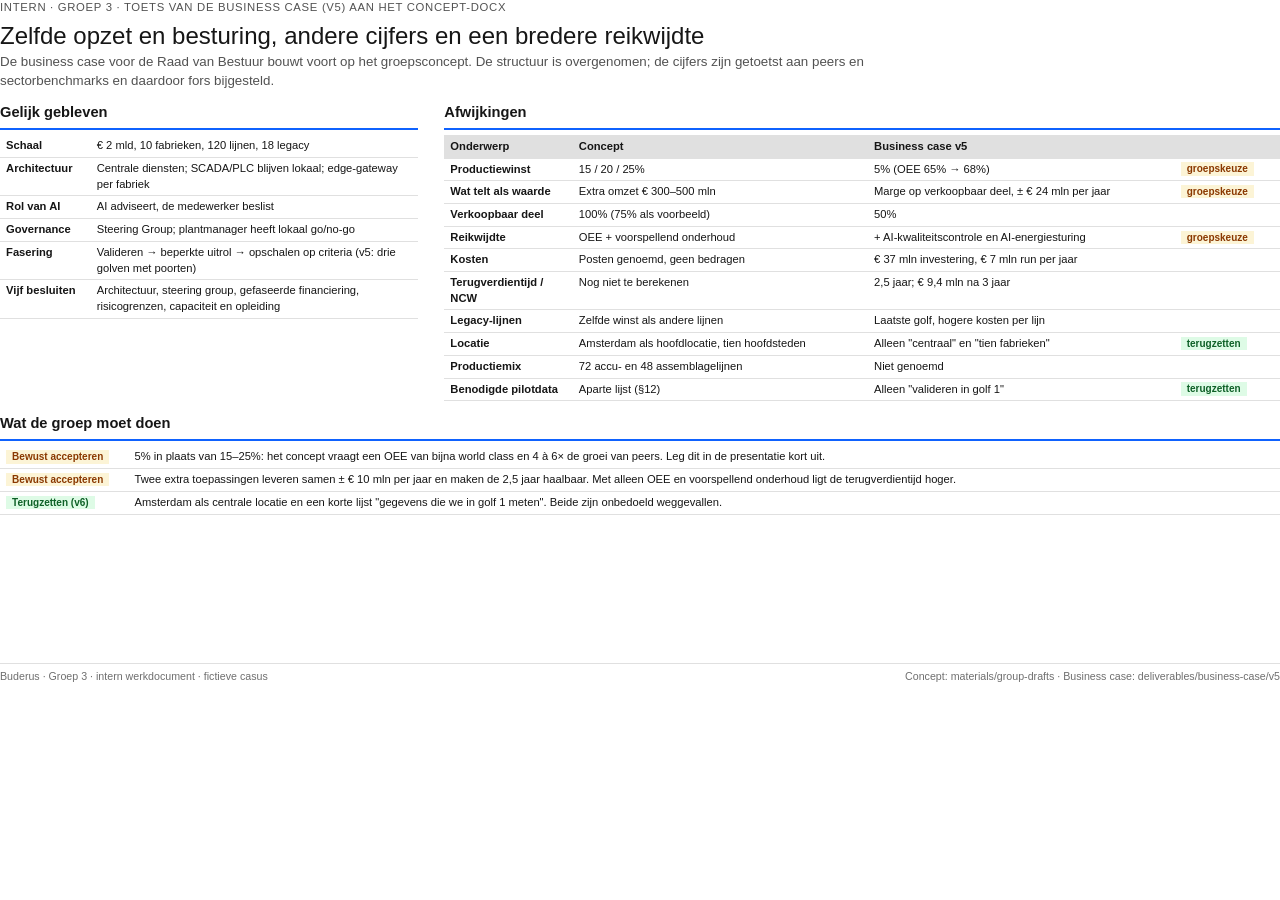
<file: deliverables/business-case/v5-vergelijking-met-concept.html>
<!doctype html><html lang="nl"><head><meta charset="utf-8"><title>Vergelijking business case met concept</title><style>
@page { size: A4 landscape; margin: 14mm 16mm; }
:root { --ink:#161616; --sec:#525252; --help:#6f6f6f; --line:#e0e0e0; --layer:#f4f4f4; --blue:#0f62fe; --blue-bg:#edf5ff;
        --green:#24a148; --green-bg:#defbe6; --red:#da1e28; --amber-bg:#fcf4d6; }
* { box-sizing:border-box; }
html,body { margin:0; background:#fff; color:var(--ink); font-family:"IBM Plex Sans","Helvetica Neue",Arial,sans-serif; font-size:9.8pt; line-height:1.4; -webkit-print-color-adjust:exact; print-color-adjust:exact; }
.page { page-break-after:always; height:181mm; position:relative; }
.page:last-child { page-break-after:auto; }
.eyebrow { font-size:8.5pt; letter-spacing:.06em; text-transform:uppercase; color:var(--sec); }
h1 { font-weight:300; font-size:21pt; margin:1.5mm 0 1mm; line-height:1.15; }
.lead { color:var(--sec); font-size:10pt; margin:0 0 4mm; max-width:230mm; }
h2 { font-size:11pt; font-weight:600; margin:0 0 1.5mm; padding-bottom:1.5mm; border-bottom:2px solid var(--blue); }
.cols { display:grid; grid-template-columns:1fr 1fr; gap:9mm; }
.cols3 { display:grid; grid-template-columns:1fr 1fr 1fr; gap:7mm; }
table { width:100%; border-collapse:collapse; font-size:9pt; }
th { background:var(--line); text-align:left; font-weight:600; padding:1.2mm 2mm; }
td { padding:1mm 2mm; border-bottom:1px solid var(--line); vertical-align:top; }
td.n, th.n { text-align:right; font-variant-numeric:tabular-nums; white-space:nowrap; }
tr.tot td { font-weight:600; border-top:1px solid #8d8d8d; }
tr.key td { background:var(--blue-bg); font-weight:600; }
.tag { font-size:8pt; color:var(--sec); white-space:nowrap; }
.tag.b { color:#0043ce; } .tag.a { color:#8a3800; }
.kpis { display:grid; grid-template-columns:repeat(4,1fr); gap:4mm; margin-bottom:4mm; }
.kpi { background:var(--layer); padding:2.5mm 4mm; border-top:3px solid var(--blue); }
.kpi .v { font-size:17pt; font-weight:300; line-height:1.1; }
.kpi .l { font-size:8.5pt; color:var(--sec); }
.box { background:var(--blue-bg); padding:3.5mm 4.5mm; border-left:3px solid var(--blue); margin-bottom:5mm; }
.flag { background:var(--amber-bg); padding:3mm 4mm; border-left:3px solid #b28600; font-size:9.5pt; }
.lever { background:var(--layer); padding:3.5mm 4mm; }
.lever b { display:block; margin-bottom:1mm; }
.lever .v { color:var(--blue); font-weight:600; }
ol.steps { margin:0; padding-left:5mm; } ol.steps li { margin-bottom:1.5mm; }
.foot { position:absolute; bottom:0; left:0; right:0; font-size:8pt; color:var(--help); border-top:1px solid var(--line); padding-top:1.5mm; display:flex; justify-content:space-between; }
.title .band { position:absolute; top:0; left:0; width:60mm; height:3px; background:var(--blue); }
.small { font-size:8pt; color:var(--sec); }

body { font-size:9pt; } table { font-size:8.4pt; } td { padding:.8mm 1.6mm; } th { padding:1mm 1.6mm; }
h1 { font-size:18pt; } .lead { margin-bottom:3mm; }
.pill { font-size:7.5pt; font-weight:600; padding:.3mm 1.6mm; white-space:nowrap; }
.pill.k { background:var(--amber-bg); color:#8a3800; } .pill.ok { background:var(--green-bg); color:#0e6027; }
</style></head><body>
<section class="page">
  <div class="eyebrow">Intern · Groep 3 · Toets van de business case (v5) aan het concept-docx</div>
  <h1>Zelfde opzet en besturing, andere cijfers en een bredere reikwijdte</h1>
  <p class="lead">De business case voor de Raad van Bestuur bouwt voort op het groepsconcept. De structuur is overgenomen; de cijfers zijn
  getoetst aan peers en sectorbenchmarks en daardoor fors bijgesteld.</p>
  <div class="cols" style="grid-template-columns:1fr 2fr;gap:7mm">
    <div>
      <h2>Gelijk gebleven</h2>
      <table><tr><td style="width:24mm"><b>Schaal</b></td><td>€ 2 mld, 10 fabrieken, 120 lijnen, 18 legacy</td></tr><tr><td style="width:24mm"><b>Architectuur</b></td><td>Centrale diensten; SCADA/PLC blijven lokaal; edge-gateway per fabriek</td></tr><tr><td style="width:24mm"><b>Rol van AI</b></td><td>AI adviseert, de medewerker beslist</td></tr><tr><td style="width:24mm"><b>Governance</b></td><td>Steering Group; plantmanager heeft lokaal go/no-go</td></tr><tr><td style="width:24mm"><b>Fasering</b></td><td>Valideren → beperkte uitrol → opschalen op criteria (v5: drie golven met poorten)</td></tr><tr><td style="width:24mm"><b>Vijf besluiten</b></td><td>Architectuur, steering group, gefaseerde financiering, risicogrenzen, capaciteit en opleiding</td></tr></table>
    </div>
    <div>
      <h2>Afwijkingen</h2>
      <table>
        <tr><th style="width:34mm">Onderwerp</th><th>Concept</th><th>Business case v5</th><th></th></tr>
        <tr><td><b>Productiewinst</b></td><td>15 / 20 / 25%</td><td>5% (OEE 65% → 68%)</td><td><span class='pill k'>groepskeuze</span></td></tr><tr><td><b>Wat telt als waarde</b></td><td>Extra omzet € 300–500 mln</td><td>Marge op verkoopbaar deel, ± € 24 mln per jaar</td><td><span class='pill k'>groepskeuze</span></td></tr><tr><td><b>Verkoopbaar deel</b></td><td>100% (75% als voorbeeld)</td><td>50%</td><td></td></tr><tr><td><b>Reikwijdte</b></td><td>OEE + voorspellend onderhoud</td><td>+ AI-kwaliteitscontrole en AI-energiesturing</td><td><span class='pill k'>groepskeuze</span></td></tr><tr><td><b>Kosten</b></td><td>Posten genoemd, geen bedragen</td><td>€ 37 mln investering, € 7 mln run per jaar</td><td></td></tr><tr><td><b>Terugverdientijd / NCW</b></td><td>Nog niet te berekenen</td><td>2,5 jaar; € 9,4 mln na 3 jaar</td><td></td></tr><tr><td><b>Legacy-lijnen</b></td><td>Zelfde winst als andere lijnen</td><td>Laatste golf, hogere kosten per lijn</td><td></td></tr><tr><td><b>Locatie</b></td><td>Amsterdam als hoofdlocatie, tien hoofdsteden</td><td>Alleen "centraal" en "tien fabrieken"</td><td><span class='pill ok'>terugzetten</span></td></tr><tr><td><b>Productiemix</b></td><td>72 accu- en 48 assemblagelijnen</td><td>Niet genoemd</td><td></td></tr><tr><td><b>Benodigde pilotdata</b></td><td>Aparte lijst (§12)</td><td>Alleen "valideren in golf 1"</td><td><span class='pill ok'>terugzetten</span></td></tr>
      </table>
    </div>
  </div>
  <h2 style="margin-top:3mm">Wat de groep moet doen</h2>
  <table><tr><td style="width:34mm"><span class="pill k">Bewust accepteren</span></td><td>5% in plaats van 15–25%: het concept vraagt een OEE van bijna world class en 4 à 6× de groei van peers. Leg dit in de presentatie kort uit.</td></tr><tr><td style="width:34mm"><span class="pill k">Bewust accepteren</span></td><td>Twee extra toepassingen leveren samen ± € 10 mln per jaar en maken de 2,5 jaar haalbaar. Met alleen OEE en voorspellend onderhoud ligt de terugverdientijd hoger.</td></tr><tr><td style="width:34mm"><span class="pill ok">Terugzetten (v6)</span></td><td>Amsterdam als centrale locatie en een korte lijst "gegevens die we in golf 1 meten". Beide zijn onbedoeld weggevallen.</td></tr></table>
  <div class="foot"><span>Buderus · Groep 3 · intern werkdocument · fictieve casus</span><span>Concept: materials/group-drafts · Business case: deliverables/business-case/v5</span></div>
</section></body></html>
</file>
<file: design/tokens.css>
/* Buderus case design tokens: the single place to tweak colours and type.
   Used by tools/pov-workpage/index.html. The PowerPoint build script
   (deliverables/presentation/build-v2.ps1) uses the same hex values; change both. */

:root {
  /* Text */
  --ink: #18242f;      /* headings */
  --body: #3d4b57;     /* body text */
  --muted: #6b7a86;    /* captions, meta */

  /* Surfaces and lines */
  --line: #dde3e8;     /* hairlines, table rules */
  --canvas: #f4f6f8;   /* page background */
  --surface: #ffffff;  /* cards */

  /* Primary */
  --navy: #1f3a5f;     /* header band, table heads, numbers */
  --navy-2: #2d5487;   /* eyebrows, links */
  --tint: #e9eff6;     /* key-message callouts */

  /* Signals */
  --flag: #b8741a;     /* open points, things that shift */
  --flag-bg: #fbf1e3;
  --ok: #2f7a4f;       /* status: done */
  --ok-bg: #e6f3eb;

  /* Type */
  --font: "Segoe UI", system-ui, -apple-system, "Helvetica Neue", Arial, sans-serif;

  color-scheme: light;
}
</file>
